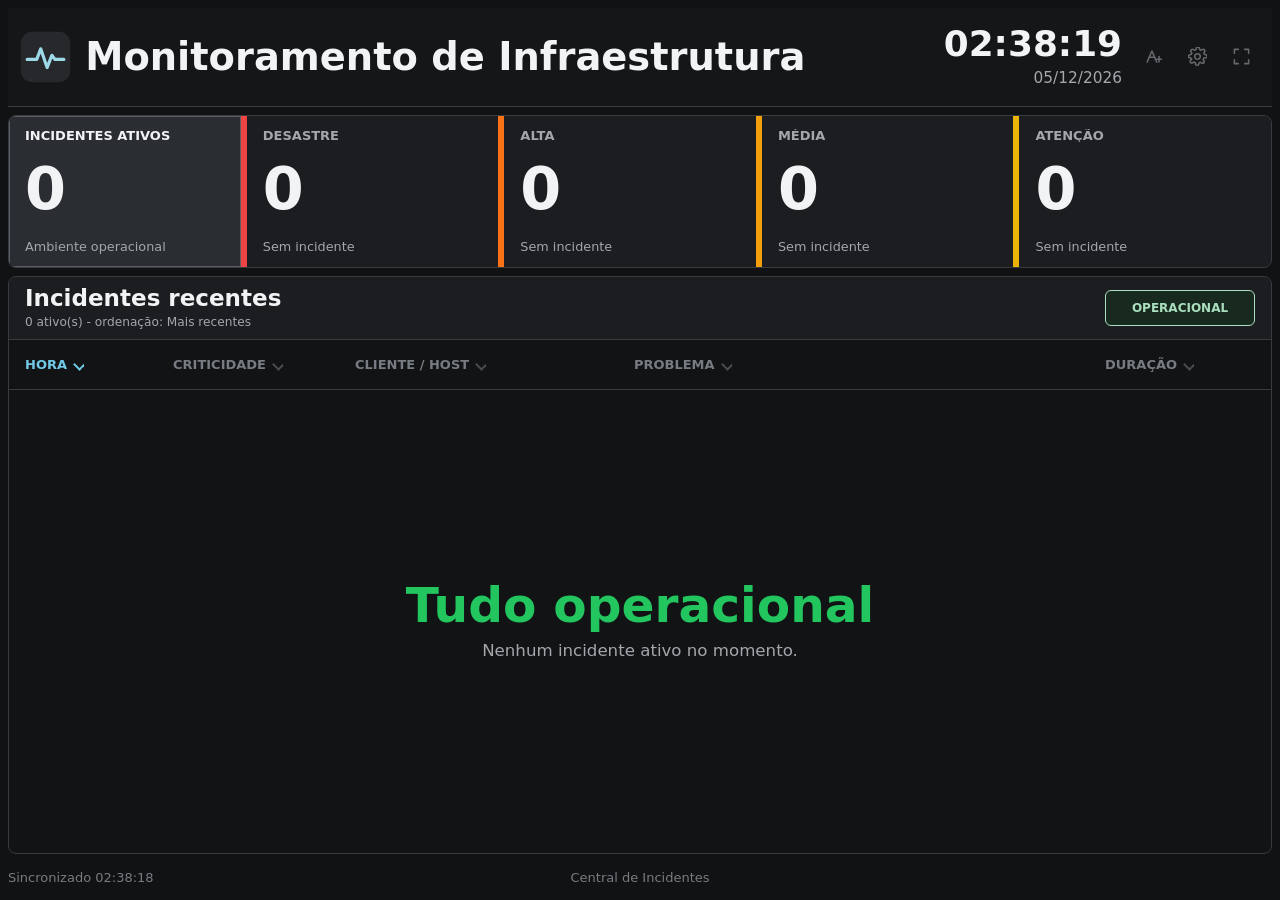
<file: index.html>
<!DOCTYPE html>
<html lang="pt-BR" data-theme="graphite">
<head>
  <meta charset="UTF-8" />
  <meta name="viewport" content="width=device-width, initial-scale=1.0" />
  <title>Central de Incidentes - Monitoramento Zabbix</title>
  <link rel="icon" href="assets/favicon.svg?v=6" type="image/svg+xml" />
  <script src="theme.js?v=1"></script>
  <link rel="stylesheet" href="dashboard.css?v=12" />
</head>
<body>
  <div class="tv">
    <header class="topbar">
      <a class="brand" href="index.html" data-home-link aria-label="Ir para o início">
        <span class="brand-mark" aria-hidden="true">
          <img src="assets/logo-mark.svg?v=6" data-theme-logo alt="" />
        </span>
        <h1>Monitoramento de Infraestrutura</h1>
      </a>

      <div class="top-right">
        <div class="clock">
          <div class="clock-time" id="clockTime">--:--:--</div>
          <div class="clock-date" id="clockDate">--/--/----</div>
        </div>
        <div class="utility-actions">
          <div class="font-control">
            <button class="icon-button" id="fontSizeButton" type="button" title="Ajustar tamanho das fontes" aria-label="Ajustar tamanho das fontes" aria-expanded="false" aria-controls="fontSizePanel" disabled>
              <svg class="icon" viewBox="0 0 24 24">
                <path d="m4 19 6-14 6 14" />
                <path d="M6.5 13h7" />
                <path d="M19 12v7" />
                <path d="M16 15.5h6" />
              </svg>
            </button>

            <section class="font-popover" id="fontSizePanel" role="dialog" aria-label="Ajuste rápido de fontes" hidden>
              <header class="font-popover-head">
                <div>
                  <strong>Tamanho dos textos</strong>
                  <span id="fontPreviewState">Valores atuais</span>
                </div>
                <button class="font-close" id="fontCloseButton" type="button" title="Fechar" aria-label="Fechar ajuste de fontes">
                  <svg viewBox="0 0 24 24"><path d="m6 6 12 12M18 6 6 18" /></svg>
                </button>
              </header>

              <div class="font-setting">
                <span>Incidentes</span>
                <div class="font-stepper">
                  <button type="button" data-font-target="incident" data-font-step="-5" aria-label="Diminuir fonte dos incidentes">-</button>
                  <output id="incidentFontQuickValue">100%</output>
                  <button type="button" data-font-target="incident" data-font-step="5" aria-label="Aumentar fonte dos incidentes">+</button>
                </div>
              </div>

              <div class="font-setting">
                <span>Cards</span>
                <div class="font-stepper">
                  <button type="button" data-font-target="card" data-font-step="-5" aria-label="Diminuir fonte dos cards">-</button>
                  <output id="cardFontQuickValue">100%</output>
                  <button type="button" data-font-target="card" data-font-step="5" aria-label="Aumentar fonte dos cards">+</button>
                </div>
              </div>

              <footer class="font-popover-actions">
                <button class="font-action" id="fontResetButton" type="button">Padrão</button>
                <button class="font-action" id="fontDiscardButton" type="button" disabled>Descartar</button>
                <button class="font-action primary" id="fontSaveButton" type="button" disabled>Aplicar</button>
              </footer>
            </section>
          </div>
          <button class="icon-button" id="settingsButton" type="button" title="Configurações (atalho F2)" aria-label="Abrir configurações">
            <svg class="icon" viewBox="0 0 24 24">
              <path d="M12 15.5a3.5 3.5 0 1 0 0-7 3.5 3.5 0 0 0 0 7Z" />
              <path d="M19.4 15a1.8 1.8 0 0 0 .36 1.98l.06.06a2.1 2.1 0 1 1-2.97 2.97l-.06-.06a1.8 1.8 0 0 0-1.98-.36 1.8 1.8 0 0 0-1.1 1.65V21a2.1 2.1 0 1 1-4.2 0v-.09a1.8 1.8 0 0 0-1.18-1.65 1.8 1.8 0 0 0-1.98.36l-.06.06a2.1 2.1 0 1 1-2.97-2.97l.06-.06A1.8 1.8 0 0 0 4.6 15a1.8 1.8 0 0 0-1.65-1.1H2.8a2.1 2.1 0 1 1 0-4.2h.09A1.8 1.8 0 0 0 4.54 8.5a1.8 1.8 0 0 0-.36-1.98l-.06-.06a2.1 2.1 0 1 1 2.97-2.97l.06.06a1.8 1.8 0 0 0 1.98.36h.08A1.8 1.8 0 0 0 10.4 2.3V2.1a2.1 2.1 0 1 1 4.2 0v.09a1.8 1.8 0 0 0 1.1 1.65 1.8 1.8 0 0 0 1.98-.36l.06-.06a2.1 2.1 0 1 1 2.97 2.97l-.06.06a1.8 1.8 0 0 0-.36 1.98v.08a1.8 1.8 0 0 0 1.65 1.1h.16a2.1 2.1 0 1 1 0 4.2h-.09A1.8 1.8 0 0 0 19.4 15Z" />
            </svg>
          </button>
          <button class="icon-button" id="fullscreenButton" type="button" title="Entrar em tela cheia" aria-label="Entrar em tela cheia" aria-pressed="false">
            <svg class="icon fullscreen-enter-icon" viewBox="0 0 24 24">
              <path d="M8 3H3v5" />
              <path d="M16 3h5v5" />
              <path d="M8 21H3v-5" />
              <path d="M16 21h5v-5" />
            </svg>
            <svg class="icon fullscreen-exit-icon" viewBox="0 0 24 24">
              <path d="M3 8h5V3" />
              <path d="M21 8h-5V3" />
              <path d="M3 16h5v5" />
              <path d="M21 16h-5v5" />
            </svg>
          </button>
        </div>
      </div>
    </header>

    <section class="summary" aria-label="Resumo operacional">
      <button class="card total-card" id="totalCard" type="button" data-severity-filter="all" aria-label="Mostrar todos os incidentes" aria-pressed="true">
        <div class="card-label">Incidentes ativos</div>
        <div class="card-number" id="totalProblems">0</div>
        <div class="card-note" id="totalNote">Aguardando dados</div>
      </button>

      <button class="card" type="button" data-severity="5" data-severity-filter="5" aria-label="Filtrar por criticidade Desastre" aria-pressed="false">
        <div class="card-label">Desastre</div>
        <div class="card-number" id="countDisaster">0</div>
        <div class="card-note" id="noteDisaster">Sem incidente</div>
      </button>

      <button class="card" type="button" data-severity="4" data-severity-filter="4" aria-label="Filtrar por criticidade Alta" aria-pressed="false">
        <div class="card-label">Alta</div>
        <div class="card-number" id="countHigh">0</div>
        <div class="card-note" id="noteHigh">Sem incidente</div>
      </button>

      <button class="card" type="button" data-severity="3" data-severity-filter="3" aria-label="Filtrar por criticidade Média" aria-pressed="false">
        <div class="card-label">Média</div>
        <div class="card-number" id="countAverage">0</div>
        <div class="card-note" id="noteAverage">Sem incidente</div>
      </button>

      <button class="card" type="button" data-severity="2" data-severity-filter="2" aria-label="Filtrar por criticidade Atenção" aria-pressed="false">
        <div class="card-label">Atenção</div>
        <div class="card-number" id="countWarning">0</div>
        <div class="card-note" id="noteWarning">Sem incidente</div>
      </button>
    </section>

    <main class="incidents">
      <div class="panel-head">
        <div class="panel-title">
          <h2>Incidentes recentes <span class="page-title" id="pageTitle"></span></h2>
          <div class="panel-subtitle" id="panelSubtitle">Aguardando atualização</div>
        </div>
        <div class="status-pill" id="statusPill">Sem dados</div>
      </div>

      <div class="table-head">
        <button class="sort-button" type="button" data-sort-mode="recent">Hora</button>
        <button class="sort-button" type="button" data-sort-mode="severity">Criticidade</button>
        <button class="sort-button" type="button" data-sort-mode="client">Cliente / Host</button>
        <button class="sort-button" type="button" data-sort-mode="problem">Problema</button>
        <button class="sort-button" type="button" data-sort-mode="duration">Duração</button>
      </div>

      <div class="problem-list" id="problemList" aria-live="polite"></div>
    </main>

    <footer class="footer">
      <div class="footer-status" id="footerStatus">Aguardando configuração</div>
      <div>Central de Incidentes</div>
    </footer>
  </div>

  <script src="app.js?v=13"></script>
</body>
</html>
</file>
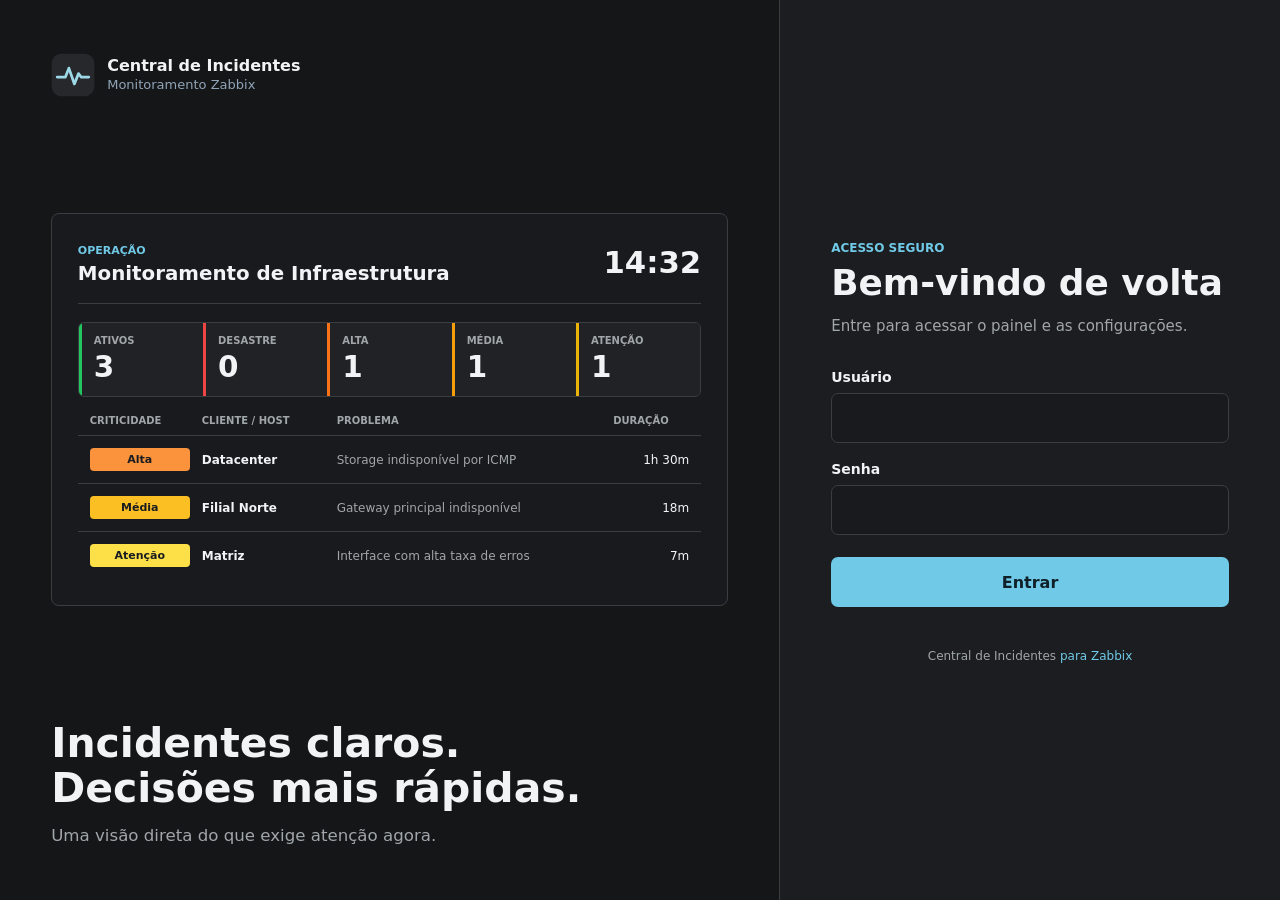
<file: admin.html>
<!DOCTYPE html>
<html lang="pt-BR" data-theme="graphite">
<head>
  <meta charset="UTF-8" />
  <meta name="viewport" content="width=device-width, initial-scale=1.0" />
  <title>Central de Incidentes - Configurações</title>
  <link rel="icon" href="assets/favicon.svg?v=6" type="image/svg+xml" />
  <script src="theme.js?v=1"></script>
  <link rel="stylesheet" href="styles.css?v=4" />
</head>
<body class="admin-page">
  <div class="admin-layout">
    <aside class="admin-sidebar">
      <a class="admin-brand" href="index.html" data-home-link aria-label="Ir para o painel">
        <span class="admin-brand-mark" aria-hidden="true">
          <img src="assets/logo-mark.svg?v=6" data-theme-logo alt="" />
        </span>
        <div>
          <strong>Central de Incidentes</strong>
          <span>Administração</span>
        </div>
      </a>

      <nav class="admin-nav" aria-label="Seções de configuração" role="tablist">
        <button class="admin-nav-item is-active" type="button" data-admin-tab="zabbix" role="tab" aria-controls="zabbixSettings" aria-selected="true">
          <span class="admin-nav-index">01</span>
          <span><strong>Zabbix</strong><small>Conexão e escopo</small></span>
        </button>
        <button class="admin-nav-item" type="button" data-admin-tab="customization" role="tab" aria-controls="customizationSettings" aria-selected="false">
          <span class="admin-nav-index">02</span>
          <span><strong>Personalização</strong><small>Comportamento do painel</small></span>
        </button>
      </nav>

      <div class="admin-sidebar-footer">
        <span id="sessionText">Carregando sessão...</span>
        <button class="admin-logout" id="logoutButton" type="button">Encerrar sessão</button>
      </div>
    </aside>

    <main class="admin-main">
      <header class="admin-header">
        <div>
          <span class="admin-eyebrow">Sistema</span>
          <h1>Configurações</h1>
          <p>Ajuste a integração e o comportamento da Central de Incidentes.</p>
        </div>
        <a class="admin-link" id="backToPanelLink" href="index.html">Voltar ao painel</a>
      </header>

      <section class="admin-message" id="messagePanel" role="status" aria-live="polite" hidden>
        <div id="messageText"></div>
      </section>

      <form id="settingsFormAdmin" class="admin-form">
        <section class="admin-view" id="zabbixSettings" data-admin-view="zabbix" role="tabpanel">
          <header class="admin-view-header">
            <span>01</span>
            <div>
              <h2>Conexão com o Zabbix</h2>
              <p>Credenciais, endpoint da API e origem dos incidentes monitorados.</p>
            </div>
          </header>

          <div class="admin-setting-group">
            <div class="admin-setting-intro">
              <h3>API do Zabbix</h3>
              <p>O token permanece criptografado no servidor e nunca é devolvido ao navegador.</p>
            </div>
            <div class="admin-setting-fields">
              <div class="admin-field admin-field-full">
                <div class="admin-field-heading">
                  <label id="urlFieldLabel" for="zabbixHostInput">URL da API para conexão ao Zabbix</label>
                  <div class="admin-segmented" aria-label="Modo de preenchimento da URL">
                    <button class="is-active" type="button" data-url-mode="quick" aria-pressed="true">Montagem rápida</button>
                    <button type="button" data-url-mode="full" aria-pressed="false">URL completa</button>
                  </div>
                </div>

                <input name="zabbix_api_url" id="zabbixApiUrl" type="hidden" />
                <div class="admin-url-builder" id="urlQuickFields">
                  <select id="zabbixProtocol" aria-label="Protocolo do Zabbix">
                    <option value="http">http://</option>
                    <option value="https">https://</option>
                  </select>
                  <input id="zabbixHostInput" type="text" inputmode="url" placeholder="IP ou host do Zabbix" autocomplete="url" />
                  <span>/zabbix/api_jsonrpc.php</span>
                </div>
                <input class="admin-full-url" id="zabbixFullUrl" type="url" placeholder="https://zabbix.exemplo.local/zabbix/api_jsonrpc.php" hidden />
                <span class="admin-hint" id="urlPreview">Informe o IP ou DNS do servidor Zabbix.</span>
              </div>

              <div class="admin-field admin-field-full">
                <label for="zabbixToken">Token da API</label>
                <div class="admin-input-action">
                  <input name="zabbix_token" id="zabbixToken" type="password" autocomplete="new-password" placeholder="Cole o token da API" />
                  <button class="action" id="tokenActionButton" type="button" hidden>Substituir token</button>
                </div>
                <span class="admin-token-state" id="tokenHint" data-state="empty">
                  <span aria-hidden="true"></span><span id="tokenHintText">Nenhum token salvo.</span>
                </span>
              </div>
            </div>
          </div>

          <div class="admin-setting-group">
            <div class="admin-setting-intro">
              <h3>Escopo de monitoramento</h3>
              <p>Defina quais problemas o painel deve consultar e o limite por requisição.</p>
            </div>
            <div class="admin-setting-fields admin-grid-2">
              <div class="admin-field">
                <label for="fetchMode">Escopo</label>
                <select name="fetch_mode" id="fetchMode" required>
                  <option value="incidents">Incidentes ativos</option>
                  <option value="problems">Todos os problemas ativos</option>
                </select>
              </div>
              <div class="admin-field">
                <label for="apiLimit">Limite da API</label>
                <input name="api_limit" id="apiLimit" type="number" min="20" max="5000" step="10" required />
              </div>
              <div class="admin-field">
                <label for="monitoredGroups">IDs de grupos</label>
                <input name="monitored_group_ids" id="monitoredGroups" type="text" placeholder="12, 15, 18" />
                <span class="admin-hint">Vazio inclui todos os grupos permitidos ao token.</span>
              </div>
              <div class="admin-field">
                <label for="monitoredHosts">IDs de hosts</label>
                <input name="monitored_host_ids" id="monitoredHosts" type="text" placeholder="10084, 10120" />
                <span class="admin-hint">Vazio inclui todos os hosts permitidos ao token.</span>
              </div>
            </div>
          </div>
        </section>

        <section class="admin-view" id="customizationSettings" data-admin-view="customization" role="tabpanel" hidden>
          <header class="admin-view-header">
            <span>02</span>
            <div>
              <h2>Personalização do painel</h2>
              <p>Controle a atualização, a paginação e a ordem dos incidentes na TV.</p>
            </div>
          </header>

          <div class="admin-setting-group">
            <div class="admin-setting-intro">
              <h3>Aparência</h3>
              <p>A escolha acompanha o dashboard, as configurações e a tela de acesso.</p>
            </div>
            <fieldset class="admin-setting-fields admin-theme-field">
              <legend>Tema da interface</legend>
              <div class="admin-theme-grid">
                <label class="admin-theme-choice">
                  <input name="dashboard_theme" type="radio" value="graphite" />
                  <span class="admin-theme-preview theme-preview-graphite" aria-hidden="true">
                    <i class="theme-preview-header"></i>
                    <i class="theme-preview-cards"></i>
                    <i class="theme-preview-row"></i>
                    <i class="theme-preview-row"></i>
                  </span>
                  <span><strong>Chumbo</strong><small>Padrão do projeto, escuro e discreto</small></span>
                </label>
                <label class="admin-theme-choice">
                  <input name="dashboard_theme" type="radio" value="light" />
                  <span class="admin-theme-preview theme-preview-light" aria-hidden="true">
                    <i class="theme-preview-header"></i>
                    <i class="theme-preview-cards"></i>
                    <i class="theme-preview-row"></i>
                    <i class="theme-preview-row"></i>
                  </span>
                  <span><strong>Claro</strong><small>Branco e cinza com leitura nítida</small></span>
                </label>
                <label class="admin-theme-choice">
                  <input name="dashboard_theme" type="radio" value="blue" />
                  <span class="admin-theme-preview theme-preview-blue" aria-hidden="true">
                    <i class="theme-preview-header"></i>
                    <i class="theme-preview-cards"></i>
                    <i class="theme-preview-row"></i>
                    <i class="theme-preview-row"></i>
                  </span>
                  <span><strong>Azul</strong><small>Visual profundo da versão anterior</small></span>
                </label>
              </div>
            </fieldset>
          </div>

          <div class="admin-setting-group">
            <div class="admin-setting-intro">
              <h3>Cores das criticidades</h3>
              <p>Personalize os cards e as badges da tabela. O contraste do texto é ajustado automaticamente.</p>
            </div>
            <fieldset class="admin-setting-fields admin-severity-field">
              <legend>Paleta do painel</legend>
              <div class="admin-color-grid">
                <div class="admin-color-control" data-severity-color="5">
                  <div class="admin-color-heading">
                    <span class="admin-severity-sample" data-color-sample>Desastre</span>
                    <small>Criticidade máxima</small>
                  </div>
                  <div class="admin-color-inputs">
                    <input class="admin-color-picker" id="severityColorPicker5" type="color" value="#ef4444" data-color-picker aria-label="Selecionar cor de Desastre" />
                    <input class="admin-color-hex" name="severity_color_5" id="severityColor5" type="text" value="#EF4444" maxlength="7" pattern="^#[0-9A-Fa-f]{6}$" autocomplete="off" spellcheck="false" data-color-hex aria-label="Cor hexadecimal de Desastre" required />
                  </div>
                </div>
                <div class="admin-color-control" data-severity-color="4">
                  <div class="admin-color-heading">
                    <span class="admin-severity-sample" data-color-sample>Alta</span>
                    <small>Ação imediata</small>
                  </div>
                  <div class="admin-color-inputs">
                    <input class="admin-color-picker" id="severityColorPicker4" type="color" value="#f97316" data-color-picker aria-label="Selecionar cor de Alta" />
                    <input class="admin-color-hex" name="severity_color_4" id="severityColor4" type="text" value="#F97316" maxlength="7" pattern="^#[0-9A-Fa-f]{6}$" autocomplete="off" spellcheck="false" data-color-hex aria-label="Cor hexadecimal de Alta" required />
                  </div>
                </div>
                <div class="admin-color-control" data-severity-color="3">
                  <div class="admin-color-heading">
                    <span class="admin-severity-sample" data-color-sample>Média</span>
                    <small>Impacto relevante</small>
                  </div>
                  <div class="admin-color-inputs">
                    <input class="admin-color-picker" id="severityColorPicker3" type="color" value="#f59e0b" data-color-picker aria-label="Selecionar cor de Média" />
                    <input class="admin-color-hex" name="severity_color_3" id="severityColor3" type="text" value="#F59E0B" maxlength="7" pattern="^#[0-9A-Fa-f]{6}$" autocomplete="off" spellcheck="false" data-color-hex aria-label="Cor hexadecimal de Média" required />
                  </div>
                </div>
                <div class="admin-color-control" data-severity-color="2">
                  <div class="admin-color-heading">
                    <span class="admin-severity-sample" data-color-sample>Atenção</span>
                    <small>Requer acompanhamento</small>
                  </div>
                  <div class="admin-color-inputs">
                    <input class="admin-color-picker" id="severityColorPicker2" type="color" value="#eab308" data-color-picker aria-label="Selecionar cor de Atenção" />
                    <input class="admin-color-hex" name="severity_color_2" id="severityColor2" type="text" value="#EAB308" maxlength="7" pattern="^#[0-9A-Fa-f]{6}$" autocomplete="off" spellcheck="false" data-color-hex aria-label="Cor hexadecimal de Atenção" required />
                  </div>
                </div>
              </div>
              <button class="action admin-color-reset" id="resetSeverityColorsButton" type="button">Restaurar paleta padrão</button>
            </fieldset>
          </div>

          <div class="admin-setting-group">
            <div class="admin-setting-intro">
              <h3>Atualização e paginação</h3>
              <p>Tempos curtos deixam o painel mais dinâmico, mas aumentam o número de consultas.</p>
            </div>
            <div class="admin-setting-fields admin-grid-2">
              <div class="admin-field">
                <label for="refreshSeconds">Atualização da API</label>
                <div class="admin-number-field">
                  <input name="refresh_seconds" id="refreshSeconds" type="number" min="5" max="900" step="5" required />
                  <span>segundos</span>
                </div>
              </div>
              <div class="admin-field">
                <label for="pageInterval">Troca automática de página</label>
                <div class="admin-number-field">
                  <input name="page_interval_seconds" id="pageInterval" type="number" min="5" max="120" step="5" required />
                  <span>segundos</span>
                </div>
              </div>
              <div class="admin-field admin-field-full">
                <label for="sortMode">Ordenação padrão</label>
                <select name="sort_mode" id="sortMode" required>
                  <option value="recent">Mais recentes</option>
                  <option value="severity">Criticidade primeiro</option>
                  <option value="duration">Duração primeiro</option>
                  <option value="client">Cliente / host</option>
                  <option value="problem">Problema</option>
                </select>
              </div>
            </div>
          </div>

          <div class="admin-setting-group">
            <div class="admin-setting-intro">
              <h3>Transição entre páginas</h3>
              <p>Escolha como a lista troca de página durante a rotação automática.</p>
            </div>
            <fieldset class="admin-setting-fields admin-choice-field">
              <legend>Efeito da paginação</legend>
              <div class="admin-choice-grid">
                <label class="admin-choice">
                  <input name="page_transition" type="radio" value="none" />
                  <span class="admin-choice-preview preview-none" aria-hidden="true"><i></i><i></i></span>
                  <span><strong>Sem efeito</strong><small>Troca imediata</small></span>
                </label>
                <label class="admin-choice">
                  <input name="page_transition" type="radio" value="fade" />
                  <span class="admin-choice-preview preview-fade" aria-hidden="true"><i></i><i></i></span>
                  <span><strong>Fade</strong><small>Suave e discreto</small></span>
                </label>
                <label class="admin-choice">
                  <input name="page_transition" type="radio" value="slide" />
                  <span class="admin-choice-preview preview-slide" aria-hidden="true"><i></i><i></i></span>
                  <span><strong>Deslizar</strong><small>Movimento lateral</small></span>
                </label>
                <label class="admin-choice">
                  <input name="page_transition" type="radio" value="zoom" />
                  <span class="admin-choice-preview preview-zoom" aria-hidden="true"><i></i><i></i></span>
                  <span><strong>Zoom suave</strong><small>Entrada em foco</small></span>
                </label>
              </div>
            </fieldset>
          </div>

          <div class="admin-setting-group">
            <div class="admin-setting-intro">
              <h3>Escala dos textos</h3>
              <p>Ajuste a leitura a distância sem alterar a quantidade de informação do painel.</p>
            </div>
            <div class="admin-setting-fields">
              <div class="admin-field admin-slider-field">
                <div class="admin-slider-heading">
                  <label for="incidentFontScale">Fonte dos incidentes</label>
                  <output id="incidentFontScaleValue" for="incidentFontScale">100%</output>
                </div>
                <input name="incident_font_scale" id="incidentFontScale" type="range" min="85" max="200" step="5" value="100" />
                <div class="admin-slider-scale"><span>Compacta</span><span>Padrão</span><span>Ampliada</span></div>
              </div>
              <div class="admin-field admin-slider-field">
                <div class="admin-slider-heading">
                  <label for="cardFontScale">Fonte dos cards</label>
                  <output id="cardFontScaleValue" for="cardFontScale">100%</output>
                </div>
                <input name="card_font_scale" id="cardFontScale" type="range" min="85" max="200" step="5" value="100" />
                <div class="admin-slider-scale"><span>Compacta</span><span>Padrão</span><span>Ampliada</span></div>
              </div>
              <button class="action admin-reset-button" id="resetCustomizationButton" type="button">Redefinir personalização</button>
            </div>
          </div>
        </section>

        <footer class="admin-actions">
          <span id="saveHint" data-state="clean">Nenhuma alteração pendente.</span>
          <div>
            <button class="action" id="discardChangesButton" type="button" disabled>Descartar alterações</button>
            <button class="action primary" id="saveSettingsButton" type="submit" disabled>Salvar configurações</button>
          </div>
        </footer>
      </form>
    </main>
  </div>

  <script src="admin.js?v=5"></script>
</body>
</html>
</file>
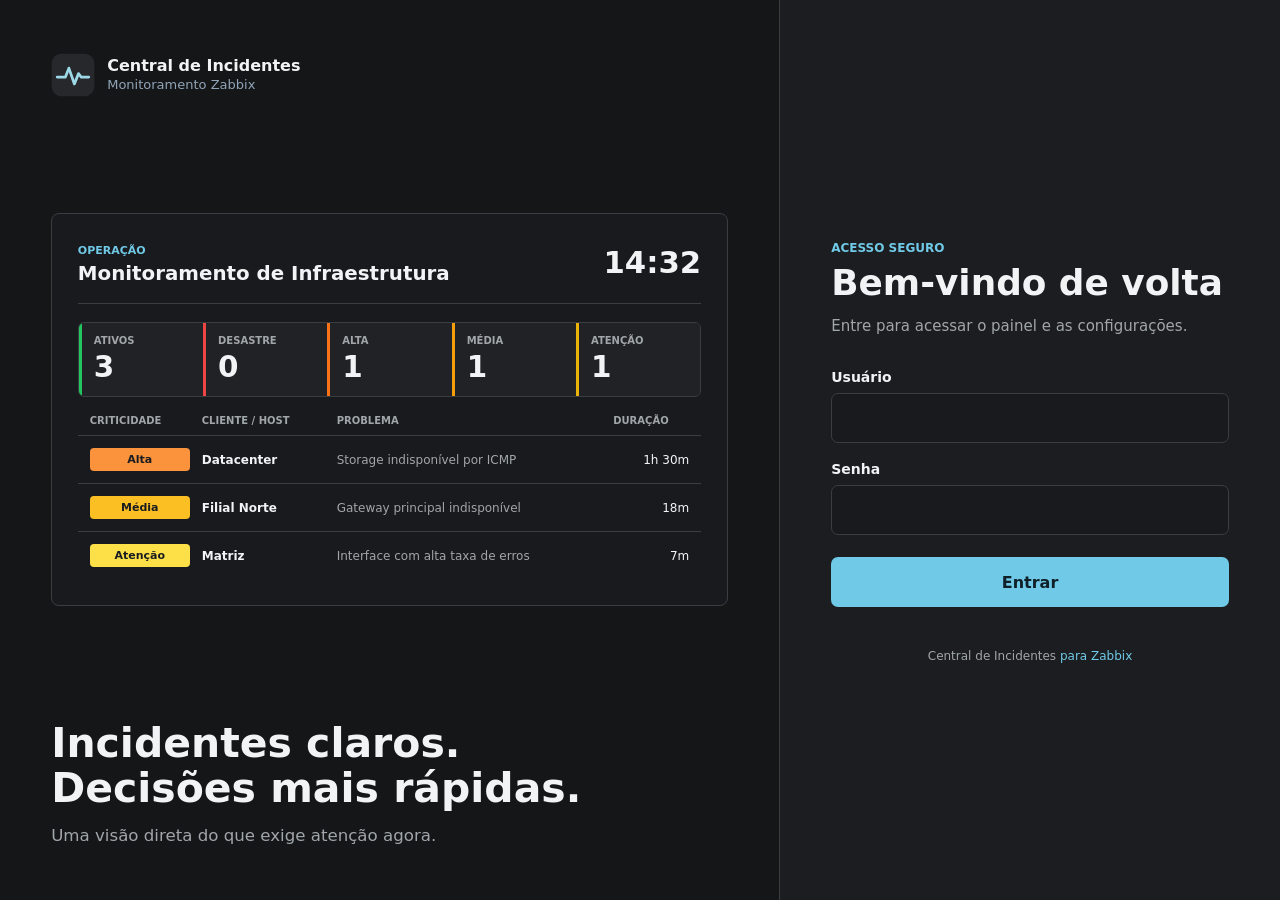
<file: login.html>
<!DOCTYPE html>
<html lang="pt-BR" data-theme="graphite">
<head>
  <meta charset="UTF-8" />
  <meta name="viewport" content="width=device-width, initial-scale=1.0" />
  <title>Central de Incidentes - Acesso</title>
  <link rel="icon" href="assets/favicon.svg?v=6" type="image/svg+xml" />
  <script src="theme.js?v=1"></script>
  <link rel="stylesheet" href="styles.css?v=4" />
</head>
<body class="auth-page">
  <main class="auth-shell">
    <section class="auth-visual" aria-label="Prévia da Central de Incidentes">
      <a class="auth-brand" href="index.html" data-home-link aria-label="Ir para o painel">
        <span class="auth-brand-mark" aria-hidden="true">
          <img src="assets/logo-mark.svg?v=6" data-theme-logo alt="" />
        </span>
        <div>
          <strong>Central de Incidentes</strong>
          <span>Monitoramento Zabbix</span>
        </div>
      </a>

      <div class="dashboard-preview" aria-hidden="true">
        <div class="preview-header">
          <div>
            <span class="preview-kicker">Operação</span>
            <strong>Monitoramento de Infraestrutura</strong>
          </div>
          <span class="preview-time">14:32</span>
        </div>
        <div class="preview-metrics">
          <div class="preview-metric active"><span>Ativos</span><strong>3</strong></div>
          <div class="preview-metric disaster"><span>Desastre</span><strong>0</strong></div>
          <div class="preview-metric high"><span>Alta</span><strong>1</strong></div>
          <div class="preview-metric average"><span>Média</span><strong>1</strong></div>
          <div class="preview-metric warning"><span>Atenção</span><strong>1</strong></div>
        </div>
        <div class="preview-table-head">
          <span>Criticidade</span><span>Cliente / host</span><span>Problema</span><span>Duração</span>
        </div>
        <div class="preview-events">
          <div class="preview-event">
            <span class="preview-severity high">Alta</span><strong>Datacenter</strong><span>Storage indisponível por ICMP</span><time>1h 30m</time>
          </div>
          <div class="preview-event">
            <span class="preview-severity average">Média</span><strong>Filial Norte</strong><span>Gateway principal indisponível</span><time>18m</time>
          </div>
          <div class="preview-event">
            <span class="preview-severity warning">Atenção</span><strong>Matriz</strong><span>Interface com alta taxa de erros</span><time>7m</time>
          </div>
        </div>
      </div>

      <div class="auth-visual-copy">
        <h1>Incidentes claros.<br />Decisões mais rápidas.</h1>
        <p>Uma visão direta do que exige atenção agora.</p>
      </div>
    </section>

    <section class="auth-access">
      <div class="auth-form-wrap">
        <a class="auth-mobile-brand" href="index.html" data-home-link aria-label="Ir para o painel">
          <span class="auth-brand-mark" aria-hidden="true">
            <img src="assets/logo-mark.svg?v=6" data-theme-logo alt="" />
          </span>
          <strong>Central de Incidentes</strong>
        </a>

        <section class="auth-message" id="messagePanel" role="status" aria-live="polite" hidden>
          <div id="messageText"></div>
        </section>

        <section id="loginPanel" hidden>
          <div class="auth-heading">
            <span>Acesso seguro</span>
            <h2>Bem-vindo de volta</h2>
            <p>Entre para acessar o painel e as configurações.</p>
          </div>
          <form id="loginForm" class="auth-form">
            <label>
              Usuário
              <input name="username" type="text" autocomplete="username" autofocus required />
            </label>
            <label>
              Senha
              <input name="password" type="password" autocomplete="current-password" required />
            </label>
            <button class="auth-submit" type="submit">Entrar</button>
          </form>
        </section>

        <section id="setupPanel" hidden>
          <div class="auth-heading">
            <span>Primeiro acesso</span>
            <h2>Crie o administrador</h2>
            <p>Esta conta protege o painel e as credenciais do Zabbix.</p>
          </div>
          <form id="setupForm" class="auth-form">
            <label>
              Nome
              <input name="name" type="text" value="Administrador" autocomplete="name" required />
            </label>
            <label>
              Usuário
              <input name="username" type="text" value="admin" autocomplete="username" required />
            </label>
            <label>
              Senha
              <input name="password" type="password" autocomplete="new-password" minlength="8" required />
            </label>
            <button class="auth-submit" type="submit">Criar administrador</button>
          </form>
        </section>

        <div class="auth-footnote">Central de Incidentes <span>para Zabbix</span></div>
      </div>
    </section>
  </main>

  <script src="login.js?v=2"></script>
</body>
</html>
</file>
<file: dashboard.css>
/* Dashboard base and TV layout */
    * {
      box-sizing: border-box;
    }

    :root {
      --bg: #070b10;
      --surface: #101923;
      --surface-2: #152131;
      --surface-3: #1d2b3a;
      --border: #2a3a4c;
      --text: #f8fafc;
      --muted: #9fb0c4;
      --muted-2: #6f8196;
      --ok: #22c55e;
      --info: #38bdf8;
      --disaster: #ef4444;
      --disaster-text: #ffffff;
      --high: #f97316;
      --high-text: #ffffff;
      --average: #f59e0b;
      --average-text: #111827;
      --warning: #eab308;
      --warning-text: #111827;
      --shadow: 0 22px 58px rgba(0, 0, 0, 0.42);
      --incident-primary-size: clamp(18px, 1.35vw, 24px);
      --incident-secondary-size: clamp(12px, 0.95vw, 17px);
      --incident-meta-size: clamp(16px, 1.15vw, 20px);
      --incident-duration-size: clamp(19px, 1.5vw, 26px);
      --card-label-size: clamp(13px, 1vw, 17px);
      --card-number-size: clamp(44px, 4.6vw, 76px);
      --card-note-size: clamp(12px, 1vw, 17px);
      --card-height-adjustment: 0px;
    }

    html,
    body {
      width: 100%;
      height: 100%;
      margin: 0;
      overflow: hidden;
      font-family: Inter, ui-sans-serif, system-ui, -apple-system, BlinkMacSystemFont, "Segoe UI", Arial, sans-serif;
      background:
        radial-gradient(circle at 12% 0%, rgba(56, 189, 248, 0.18), transparent 30%),
        radial-gradient(circle at 90% 8%, rgba(34, 197, 94, 0.10), transparent 28%),
        linear-gradient(180deg, #0a1017 0%, #070b10 48%, #05070b 100%);
      color: var(--text);
    }

    button,
    input,
    select {
      font: inherit;
    }

    button {
      color: inherit;
    }

    .tv {
      width: 100vw;
      height: 100vh;
      display: grid;
      grid-template-rows: clamp(78px, 11vh, 104px) clamp(calc(126px + var(--card-height-adjustment)), calc(17vh + var(--card-height-adjustment)), calc(160px + var(--card-height-adjustment))) minmax(0, 1fr) 30px;
      gap: 10px;
      padding: 10px;
    }

    .tv.tv-1080p {
      grid-template-rows: 88px calc(136px + var(--card-height-adjustment)) minmax(0, 1fr) 26px;
      gap: 8px;
      padding: 8px;
    }

    .topbar,
    .card,
    .incidents {
      border: 1px solid var(--border);
      border-radius: 8px;
      background: rgba(16, 25, 35, 0.92);
      box-shadow: var(--shadow);
    }

    .topbar {
      position: relative;
      z-index: 20;
      display: grid;
      grid-template-columns: minmax(0, 1fr) auto;
      align-items: center;
      gap: 24px;
      padding: 12px 18px;
      overflow: visible;
    }

    .tv.tv-1080p .topbar {
      padding: 8px 16px;
    }

    .brand {
      min-width: 0;
      display: flex;
      align-items: center;
      gap: 18px;
      color: inherit;
      text-decoration: none;
    }

    .brand-mark {
      width: clamp(42px, 4.4vw, 62px);
      height: clamp(42px, 4.4vw, 62px);
      flex: 0 0 auto;
      display: grid;
      place-items: center;
      border-radius: 8px;
      background: transparent;
    }

/* Optional dashboard themes keep severity colors stable and change the surrounding contrast. */
html[data-theme="light"] {
  color-scheme: light;
  --bg: #e7ebee;
  --surface: #f8fafb;
  --surface-2: #eef2f4;
  --surface-3: #e2e8ec;
  --border: #c7d0d6;
  --text: #1d2830;
  --muted: #596a76;
  --muted-2: #73818a;
  --info: #147d9f;
  --dashboard-page: #e7ebee;
  --dashboard-topbar: #eef2f4;
  --dashboard-surface: #f8fafb;
  --dashboard-panel: #ffffff;
  --dashboard-row: #ffffff;
  --dashboard-row-alt: #f3f5f6;
  --dashboard-hover: #edf2f5;
  --dashboard-selected: #e1ebf0;
  --dashboard-selected-border: #8ba2af;
  --dashboard-border: #c7d0d6;
  --dashboard-border-soft: #d9dfe3;
  --dashboard-resolved: #edf7f1;
  --dashboard-new: #eaf5f9;
  --dashboard-popover: #ffffff;
  --dashboard-control: #f1f4f6;
  --dashboard-scroll-track: #edf1f3;
  --dashboard-scroll-thumb: #9aa8b1;
  --dashboard-icon: #65737d;
  --dashboard-icon-hover: #27343c;
  --dashboard-ok-bg: #e4f5ea;
  --dashboard-ok-text: #17633a;
  --dashboard-alert-bg: #f9e8e9;
  --dashboard-alert-text: #9a2f36;
  --dashboard-warning-bg: #fbf1d8;
  --dashboard-warning-text: #775510;
}

html[data-theme="graphite"] {
  color-scheme: dark;
  --bg: #111214;
  --surface: #1b1d20;
  --surface-2: #232529;
  --surface-3: #2b2e32;
  --border: #383b40;
  --text: #f1f3f4;
  --muted: #a3a7ac;
  --muted-2: #777c82;
  --info: #70c9e6;
  --dashboard-page: #111214;
  --dashboard-topbar: #151618;
  --dashboard-surface: #1b1d20;
  --dashboard-panel: #121315;
  --dashboard-row: #1b1d20;
  --dashboard-row-alt: #17191b;
  --dashboard-hover: #25282b;
  --dashboard-selected: #2a2d31;
  --dashboard-selected-border: #5a5f65;
  --dashboard-border: #383b40;
  --dashboard-border-soft: #2c2f33;
  --dashboard-resolved: #18261e;
  --dashboard-new: #17252b;
  --dashboard-popover: #1a1c1f;
  --dashboard-control: #222529;
  --dashboard-scroll-track: #121315;
  --dashboard-scroll-thumb: #565b61;
  --dashboard-icon: #8b9096;
  --dashboard-icon-hover: #f0f2f4;
  --dashboard-ok-bg: #18291f;
  --dashboard-ok-text: #a9dfbd;
  --dashboard-alert-bg: #301b1e;
  --dashboard-alert-text: #f4b7ba;
  --dashboard-warning-bg: #302819;
  --dashboard-warning-text: #efd28c;
}

:is(html[data-theme="light"], html[data-theme="graphite"]),
:is(html[data-theme="light"], html[data-theme="graphite"]) body {
  background: var(--dashboard-page);
}

:is(html[data-theme="light"], html[data-theme="graphite"]) .topbar {
  border-bottom-color: var(--dashboard-border);
  background: var(--dashboard-topbar);
}

:is(html[data-theme="light"], html[data-theme="graphite"]) .clock-date,
:is(html[data-theme="light"], html[data-theme="graphite"]) .card-note,
:is(html[data-theme="light"], html[data-theme="graphite"]) .secondary,
:is(html[data-theme="light"], html[data-theme="graphite"]) .problem-list.compact .secondary,
:is(html[data-theme="light"], html[data-theme="graphite"]) .panel-subtitle {
  color: var(--muted);
}

:is(html[data-theme="light"], html[data-theme="graphite"]) .icon-button {
  color: var(--dashboard-icon);
}

:is(html[data-theme="light"], html[data-theme="graphite"]) .icon-button:hover,
:is(html[data-theme="light"], html[data-theme="graphite"]) .icon-button:focus-visible {
  border-color: var(--dashboard-border);
  color: var(--dashboard-icon-hover);
  background: var(--dashboard-surface);
}

:is(html[data-theme="light"], html[data-theme="graphite"]) .icon-button[aria-expanded="true"] {
  border-color: var(--info);
  color: var(--info);
  background: var(--dashboard-selected);
}

:is(html[data-theme="light"], html[data-theme="graphite"]) .summary {
  border-color: var(--dashboard-border);
  background: var(--dashboard-surface);
}

:is(html[data-theme="light"], html[data-theme="graphite"]) .card,
:is(html[data-theme="light"], html[data-theme="graphite"]) .total-card,
:is(html[data-theme="light"], html[data-theme="graphite"]) .total-card.alerting {
  color: var(--text);
  background: var(--dashboard-surface);
}

:is(html[data-theme="light"], html[data-theme="graphite"]) .card:hover {
  background: var(--dashboard-hover);
}

:is(html[data-theme="light"], html[data-theme="graphite"]) .card[aria-pressed="true"] {
  background: var(--dashboard-selected);
  box-shadow: inset 0 0 0 1px var(--dashboard-selected-border);
}

:is(html[data-theme="light"], html[data-theme="graphite"]) .card[aria-pressed="true"] .card-label {
  color: var(--text);
}

:is(html[data-theme="light"], html[data-theme="graphite"]) .card-label {
  color: var(--muted);
}

:is(html[data-theme="light"], html[data-theme="graphite"]) .incidents {
  border-color: var(--dashboard-border);
  color: var(--text);
  background: var(--dashboard-panel);
}

:is(html[data-theme="light"], html[data-theme="graphite"]) .panel-head {
  border-bottom-color: var(--dashboard-border);
  background: var(--dashboard-surface);
}

:is(html[data-theme="light"], html[data-theme="graphite"]) .page-title {
  color: var(--text);
}

:is(html[data-theme="light"], html[data-theme="graphite"]) .table-head {
  border-bottom-color: var(--dashboard-border);
  color: var(--muted-2);
  background: var(--dashboard-panel);
}

:is(html[data-theme="light"], html[data-theme="graphite"]) .problem-row,
:is(html[data-theme="light"], html[data-theme="graphite"]) .problem-row:nth-child(even) {
  border-bottom-color: var(--dashboard-border-soft);
  color: var(--text);
  background: var(--dashboard-row);
}

:is(html[data-theme="light"], html[data-theme="graphite"]) .problem-row:nth-child(even) {
  background: var(--dashboard-row-alt);
}

:is(html[data-theme="light"], html[data-theme="graphite"]) .problem-row.resolved,
:is(html[data-theme="light"], html[data-theme="graphite"]) .problem-row.resolved:nth-child(even) {
  background: var(--dashboard-resolved);
}

:is(html[data-theme="light"], html[data-theme="graphite"]) .problem-row.new-incident,
:is(html[data-theme="light"], html[data-theme="graphite"]) .problem-row.new-incident:nth-child(even) {
  background: var(--dashboard-new);
}

:is(html[data-theme="light"], html[data-theme="graphite"]) .event-time,
:is(html[data-theme="light"], html[data-theme="graphite"]) .problem-list.compact .event-time,
:is(html[data-theme="light"], html[data-theme="graphite"]) .sort-button.active {
  color: var(--info);
}

:is(html[data-theme="light"], html[data-theme="graphite"]) .duration,
:is(html[data-theme="light"], html[data-theme="graphite"]) .problem-list.compact .duration {
  color: var(--text);
}

:is(html[data-theme="light"], html[data-theme="graphite"]) .status-pill {
  border-color: var(--dashboard-ok-text);
  color: var(--dashboard-ok-text);
  background: var(--dashboard-ok-bg);
}

:is(html[data-theme="light"], html[data-theme="graphite"]) .status-pill.alerting {
  border-color: var(--dashboard-alert-text);
  color: var(--dashboard-alert-text);
  background: var(--dashboard-alert-bg);
}

:is(html[data-theme="light"], html[data-theme="graphite"]) .status-pill.warning {
  border-color: var(--dashboard-warning-text);
  color: var(--dashboard-warning-text);
  background: var(--dashboard-warning-bg);
}

:is(html[data-theme="light"], html[data-theme="graphite"]) .problem-list {
  scrollbar-color: var(--dashboard-scroll-thumb) var(--dashboard-scroll-track);
}

:is(html[data-theme="light"], html[data-theme="graphite"]) .problem-list::-webkit-scrollbar-track {
  background: var(--dashboard-scroll-track);
}

:is(html[data-theme="light"], html[data-theme="graphite"]) .problem-list::-webkit-scrollbar-thumb {
  border-color: var(--dashboard-scroll-track);
  background: var(--dashboard-scroll-thumb);
}

:is(html[data-theme="light"], html[data-theme="graphite"]) .footer {
  color: var(--muted-2);
}

:is(html[data-theme="light"], html[data-theme="graphite"]) .font-popover {
  border-color: var(--dashboard-border);
  color: var(--text);
  background: var(--dashboard-popover);
}

:is(html[data-theme="light"], html[data-theme="graphite"]) .font-popover-head,
:is(html[data-theme="light"], html[data-theme="graphite"]) .font-setting {
  border-color: var(--dashboard-border);
}

:is(html[data-theme="light"], html[data-theme="graphite"]) .font-stepper {
  border-color: var(--dashboard-border);
  background: var(--dashboard-control);
}

:is(html[data-theme="light"], html[data-theme="graphite"]) .font-stepper button,
:is(html[data-theme="light"], html[data-theme="graphite"]) .font-stepper output {
  border-color: var(--dashboard-border);
  color: var(--text);
}

:is(html[data-theme="light"], html[data-theme="graphite"]) .font-stepper button:hover,
:is(html[data-theme="light"], html[data-theme="graphite"]) .font-stepper button:focus-visible {
  background: var(--dashboard-hover);
}

:is(html[data-theme="light"], html[data-theme="graphite"]) .font-action {
  border-color: var(--dashboard-border);
  color: var(--text);
  background: var(--dashboard-control);
}

html[data-theme="light"] .error-title {
  color: #a32d35;
}

    .brand-mark img {
      display: block;
      width: 100%;
      height: 100%;
    }

    .brand:focus-visible {
      outline: 2px solid var(--info);
      outline-offset: 5px;
      border-radius: 8px;
    }

    .icon {
      width: clamp(20px, 2vw, 28px);
      height: clamp(20px, 2vw, 28px);
      fill: none;
      stroke: currentColor;
      stroke-width: 2;
      stroke-linecap: round;
      stroke-linejoin: round;
    }

    h1 {
      margin: 0;
      padding-block: 1px;
      font-size: clamp(30px, 3.6vw, 58px);
      line-height: 1.1;
      font-weight: 800;
      letter-spacing: 0;
      white-space: nowrap;
      overflow: visible;
    }

    .top-right {
      display: flex;
      align-items: center;
      gap: 12px;
    }

    .utility-actions {
      display: flex;
      align-items: center;
      gap: 10px;
    }

    .clock {
      min-width: 190px;
      text-align: right;
    }

    .clock-time {
      font-size: clamp(30px, 3.1vw, 50px);
      line-height: 0.95;
      font-weight: 800;
      font-variant-numeric: tabular-nums;
    }

    .clock-date {
      margin-top: 7px;
      color: var(--muted);
      font-size: clamp(14px, 1.2vw, 20px);
      font-weight: 600;
    }

    .icon-button {
      width: clamp(40px, 3.8vw, 52px);
      height: clamp(40px, 3.8vw, 52px);
      display: grid;
      place-items: center;
      border: 1px solid var(--border);
      border-radius: 8px;
      background: var(--surface-2);
      cursor: pointer;
      transition: transform 150ms ease, border-color 150ms ease, background 150ms ease;
    }

    .icon-button:hover,
    .icon-button:focus-visible {
      outline: none;
      transform: translateY(-1px);
      border-color: #64748b;
      background: var(--surface-3);
    }

    .icon-button:disabled {
      cursor: progress;
      color: var(--muted-2);
      transform: none;
    }

    .fullscreen-exit-icon,
    .icon-button.is-active .fullscreen-enter-icon {
      display: none;
    }

    .icon-button.is-active .fullscreen-exit-icon {
      display: block;
    }

    .font-control {
      position: relative;
    }

    .font-popover {
      position: absolute;
      top: calc(100% + 12px);
      right: 0;
      z-index: 30;
      width: min(330px, calc(100vw - 24px));
      padding: 16px;
      border: 1px solid #345064;
      border-radius: 8px;
      color: var(--text);
      background: #0d171f;
      box-shadow: 0 18px 44px rgba(0, 0, 0, 0.42);
    }

    .font-popover[hidden] {
      display: none;
    }

    .font-popover-head {
      display: flex;
      align-items: flex-start;
      justify-content: space-between;
      gap: 16px;
      padding-bottom: 13px;
      border-bottom: 1px solid var(--border);
    }

    .font-popover-head strong,
    .font-popover-head span {
      display: block;
    }

    .font-popover-head strong {
      font-size: 16px;
      font-weight: 650;
    }

    .font-popover-head span {
      margin-top: 3px;
      color: var(--muted);
      font-size: 12px;
    }

    .font-popover-head span[data-state="dirty"] {
      color: #7dd9f6;
    }

    .font-close {
      width: 30px;
      height: 30px;
      display: grid;
      flex: 0 0 30px;
      place-items: center;
      border-radius: 6px;
      color: var(--muted);
      cursor: pointer;
    }

    .font-close:hover,
    .font-close:focus-visible {
      outline: none;
      color: var(--text);
      background: var(--surface-3);
    }

    .icon-button[aria-expanded="true"] {
      border-color: #4cc9f0;
      color: #bdefff;
      background: #14303d;
    }

    .font-close svg {
      width: 18px;
      height: 18px;
      fill: none;
      stroke: currentColor;
      stroke-linecap: round;
      stroke-width: 2;
    }

    .font-setting {
      min-height: 55px;
      display: flex;
      align-items: center;
      justify-content: space-between;
      gap: 18px;
      border-bottom: 1px solid #21313d;
      font-size: 14px;
      font-weight: 550;
    }

    .font-stepper {
      display: grid;
      grid-template-columns: 34px 58px 34px;
      align-items: center;
      overflow: hidden;
      border: 1px solid #344957;
      border-radius: 7px;
      background: #0a1219;
    }

    .font-stepper button {
      height: 34px;
      color: #dce7ee;
      cursor: pointer;
      font-size: 20px;
      line-height: 1;
    }

    .font-stepper button:hover,
    .font-stepper button:focus-visible {
      outline: none;
      background: #1b2c38;
    }

    .font-stepper button:disabled {
      cursor: not-allowed;
      color: #526574;
      background: transparent;
    }

    .font-stepper output {
      height: 34px;
      display: grid;
      place-items: center;
      border-inline: 1px solid #344957;
      color: #f3f7f9;
      font-size: 13px;
      font-variant-numeric: tabular-nums;
    }

    .font-popover-actions {
      display: grid;
      grid-template-columns: 1fr auto auto;
      gap: 7px;
      padding-top: 14px;
    }

    .font-action {
      min-height: 36px;
      padding: 0 11px;
      border: 1px solid #344957;
      border-radius: 6px;
      color: #c6d3dc;
      background: #111f29;
      cursor: pointer;
      font-size: 12px;
      font-weight: 650;
    }

    .font-action:hover,
    .font-action:focus-visible {
      outline: none;
      border-color: #577084;
      background: #172a36;
    }

    .font-action.primary {
      border-color: #268358;
      color: #06140d;
      background: #31c77c;
    }

    .font-action:disabled {
      cursor: default;
      opacity: 0.4;
    }

    .summary {
      min-width: 0;
      display: grid;
      grid-template-columns: minmax(210px, 0.9fr) repeat(4, minmax(150px, 1fr));
      gap: 14px;
    }

    .card {
      position: relative;
      min-width: 0;
      overflow: hidden;
      padding: 14px 18px;
      display: grid;
      grid-template-rows: auto minmax(0, 1fr) auto;
      align-items: center;
      border-left: 8px solid var(--border);
    }

    .tv.tv-1080p .card {
      padding: 12px 16px;
    }

    .card::after {
      content: "";
      position: absolute;
      inset: 0;
      background: linear-gradient(135deg, rgba(255, 255, 255, 0.10), transparent 44%);
      pointer-events: none;
    }

    .total-card {
      border-left-color: var(--ok);
      background:
        linear-gradient(135deg, rgba(34, 197, 94, 0.14), transparent 54%),
        rgba(16, 25, 35, 0.92);
    }

    .total-card.alerting {
      border-left-color: var(--disaster);
      background:
        linear-gradient(135deg, rgba(239, 68, 68, 0.17), transparent 54%),
        rgba(16, 25, 35, 0.92);
    }

    .card[data-severity="5"] {
      border-left-color: var(--disaster);
    }

    .card[data-severity="4"] {
      border-left-color: var(--high);
    }

    .card[data-severity="3"] {
      border-left-color: var(--average);
    }

    .card[data-severity="2"] {
      border-left-color: var(--warning);
    }

    .card-label {
      position: relative;
      z-index: 1;
      color: var(--muted);
      font-size: clamp(13px, 1.12vw, 19px);
      line-height: 1;
      font-weight: 700;
      letter-spacing: 0.08em;
      text-transform: uppercase;
      white-space: nowrap;
      overflow: hidden;
      text-overflow: ellipsis;
    }

    .card-number {
      position: relative;
      z-index: 1;
      margin-top: 4px;
      font-size: clamp(46px, 5.1vw, 84px);
      line-height: 0.85;
      font-weight: 900;
      font-variant-numeric: tabular-nums;
    }

    .card-note {
      position: relative;
      z-index: 1;
      margin-top: 4px;
      color: var(--muted);
      font-size: clamp(12px, 1vw, 17px);
      font-weight: 550;
      white-space: nowrap;
      overflow: hidden;
      text-overflow: ellipsis;
    }

    .incidents {
      min-height: 0;
      display: grid;
      grid-template-rows: clamp(54px, 7vh, 64px) clamp(42px, 5.6vh, 58px) minmax(0, 1fr);
      overflow: hidden;
    }

    .panel-head {
      min-width: 0;
      display: flex;
      align-items: center;
      justify-content: space-between;
      gap: 18px;
      padding: 0 18px;
      border-bottom: 1px solid var(--border);
      background: rgba(21, 33, 49, 0.82);
    }

    .panel-title {
      min-width: 0;
    }

    .panel-title h2 {
      margin: 0;
      font-size: clamp(22px, 2vw, 32px);
      line-height: 1;
      font-weight: 800;
      letter-spacing: 0;
    }

    .page-title {
      color: #dbeafe;
      font-size: 0.72em;
      font-weight: 650;
      white-space: nowrap;
    }

    .panel-subtitle {
      margin-top: 4px;
      color: var(--muted);
      font-size: clamp(12px, 0.95vw, 15px);
      font-weight: 500;
      white-space: nowrap;
      overflow: hidden;
      text-overflow: ellipsis;
    }

    .status-pill {
      flex: 0 0 auto;
      min-width: 184px;
      height: 40px;
      display: inline-flex;
      align-items: center;
      justify-content: center;
      padding: 0 18px;
      border-radius: 999px;
      border: 1px solid rgba(34, 197, 94, 0.38);
      color: #bff7d0;
      background: rgba(34, 197, 94, 0.12);
      font-size: clamp(13px, 1vw, 17px);
      font-weight: 750;
      text-transform: uppercase;
      letter-spacing: 0.05em;
      white-space: nowrap;
    }

    .status-pill.alerting {
      border-color: rgba(239, 68, 68, 0.46);
      color: #fecaca;
      background: rgba(239, 68, 68, 0.14);
    }

    .status-pill.warning {
      border-color: rgba(245, 158, 11, 0.46);
      color: #fde68a;
      background: rgba(245, 158, 11, 0.12);
    }

    .table-head,
    .problem-row {
      display: grid;
      grid-template-columns: 132px 166px minmax(250px, 0.78fr) minmax(440px, 1.35fr) 150px;
      gap: 16px;
      align-items: center;
    }

    .table-head {
      padding: 0 18px;
      border-bottom: 1px solid var(--border);
      background: rgba(10, 16, 23, 0.72);
      color: var(--muted);
      font-size: clamp(14px, 1.12vw, 19px);
      font-weight: 700;
      text-transform: uppercase;
      letter-spacing: 0.08em;
    }

    .sort-button {
      width: fit-content;
      max-width: 100%;
      display: inline-flex;
      align-items: center;
      gap: 8px;
      border: 0;
      padding: 0;
      color: inherit;
      background: transparent;
      cursor: pointer;
      font: inherit;
      font-weight: inherit;
      letter-spacing: inherit;
      text-transform: inherit;
      white-space: nowrap;
      overflow: hidden;
      text-overflow: ellipsis;
    }

    .sort-button::after {
      content: "";
      width: 7px;
      height: 7px;
      border-right: 2px solid currentColor;
      border-bottom: 2px solid currentColor;
      transform: rotate(45deg);
      opacity: 0.32;
      flex: 0 0 auto;
    }

    .sort-button.active {
      color: var(--info);
    }

    .sort-button.active::after {
      opacity: 1;
    }

    .sort-button:hover,
    .sort-button:focus-visible {
      color: var(--text);
      outline: none;
    }

    .problem-list {
      min-height: 0;
      overflow-y: auto;
      overflow-x: hidden;
      overscroll-behavior: contain;
      scrollbar-color: #4d6278 #0b1118;
      scrollbar-width: thin;
    }

    .problem-list::-webkit-scrollbar {
      width: 12px;
    }

    .problem-list::-webkit-scrollbar-track {
      background: #0b1118;
    }

    .problem-list::-webkit-scrollbar-thumb {
      background: #4d6278;
      border: 3px solid #0b1118;
      border-radius: 999px;
    }

    .problem-row {
      min-height: calc(var(--row-height) * 1px);
      padding: 10px 18px;
      border-bottom: 1px solid rgba(255, 255, 255, 0.07);
      background: rgba(21, 33, 49, 0.72);
    }

    .problem-row:nth-child(even) {
      background: rgba(17, 27, 39, 0.86);
    }

    .problem-row.resolved {
      opacity: 0.72;
      background:
        linear-gradient(90deg, rgba(34, 197, 94, 0.13), transparent 44%),
        rgba(14, 30, 26, 0.76);
    }

    .problem-row.resolved:nth-child(even) {
      background:
        linear-gradient(90deg, rgba(34, 197, 94, 0.12), transparent 44%),
        rgba(12, 25, 24, 0.82);
    }

    .problem-list.compact .problem-row {
      padding-top: 4px;
      padding-bottom: 4px;
    }

    .problem-list.compact .severity-badge {
      height: 40px;
      font-size: clamp(16px, 1.25vw, 21px);
    }

    .problem-list.compact .event-time {
      font-size: clamp(17px, 1.25vw, 22px);
    }

    .problem-list.compact .primary,
    .problem-list.compact .problem-name {
      font-size: clamp(19px, 1.55vw, 27px);
      line-height: 1.05;
    }

    .problem-list.compact .problem-name {
      -webkit-line-clamp: 1;
    }

    .problem-list.compact .secondary {
      margin-top: 2px;
      font-size: clamp(13px, 1.05vw, 18px);
      line-height: 1.05;
    }

    .problem-list.compact .duration {
      font-size: clamp(21px, 1.9vw, 32px);
    }

    .severity-badge {
      width: 100%;
      max-width: 142px;
      min-width: 0;
      height: 48px;
      display: inline-flex;
      align-items: center;
      justify-content: center;
      padding: 0 14px;
      border-radius: 8px;
      color: #fff;
      font-size: clamp(17px, 1.5vw, 25px);
      font-weight: 800;
      text-transform: uppercase;
      letter-spacing: 0.04em;
      white-space: nowrap;
      overflow: hidden;
      text-overflow: ellipsis;
      border: 1px solid rgba(255, 255, 255, 0.12);
    }

    .event-time {
      color: var(--info);
      font-size: clamp(18px, 1.42vw, 25px);
      font-weight: 700;
      font-variant-numeric: tabular-nums;
      white-space: nowrap;
      overflow: hidden;
      text-overflow: ellipsis;
    }

    .severity-badge.sev-5 {
      color: var(--disaster-text);
      background: var(--disaster);
    }

    .severity-badge.sev-4 {
      color: var(--high-text);
      background: var(--high);
    }

    .severity-badge.sev-3 {
      color: var(--average-text);
      background: var(--average);
    }

    .severity-badge.sev-2 {
      color: var(--warning-text);
      background: var(--warning);
    }

    .entity,
    .problem-cell {
      min-width: 0;
    }

    .problem-list .primary {
      min-width: 0;
      font-size: clamp(22px, 2vw, 34px);
      line-height: 1.12;
      font-weight: 700;
      white-space: nowrap;
      overflow: hidden;
      text-overflow: ellipsis;
    }

    .secondary {
      min-width: 0;
      margin-top: 7px;
      color: var(--muted);
      font-size: clamp(15px, 1.28vw, 22px);
      line-height: 1.16;
      font-weight: 500;
      white-space: nowrap;
      overflow: hidden;
      text-overflow: ellipsis;
    }

    .problem-name {
      min-width: 0;
      font-size: clamp(22px, 1.95vw, 34px);
      line-height: 1.12;
      font-weight: 650;
      display: -webkit-box;
      -webkit-line-clamp: 2;
      -webkit-box-orient: vertical;
      overflow: hidden;
    }

    .duration {
      justify-self: end;
      color: #dbeafe;
      font-size: clamp(24px, 2.3vw, 40px);
      font-weight: 750;
      font-variant-numeric: tabular-nums;
      white-space: nowrap;
    }

    .empty,
    .error,
    .setup {
      height: 100%;
      display: grid;
      place-items: center;
      padding: 44px;
      text-align: center;
    }

    .empty-title,
    .error-title,
    .setup-title {
      font-size: clamp(42px, 4.8vw, 78px);
      line-height: 0.95;
      font-weight: 800;
      letter-spacing: 0;
    }

    .empty-title {
      color: var(--ok);
      font-size: clamp(34px, 3.8vw, 56px);
      font-weight: 750;
    }

    .error-title {
      color: #fecaca;
    }

    .setup-title {
      color: var(--info);
    }

    .empty-sub,
    .error-sub,
    .setup-sub {
      max-width: 1040px;
      margin: 20px auto 0;
      color: var(--muted);
      font-size: clamp(20px, 1.75vw, 30px);
      line-height: 1.28;
      font-weight: 500;
    }

    .empty-sub {
      margin-top: 12px;
      font-size: clamp(16px, 1.3vw, 22px);
    }

    .footer {
      min-width: 0;
      display: grid;
      grid-template-columns: minmax(0, 1fr) auto minmax(0, 1fr);
      align-items: center;
      gap: 16px;
      color: var(--muted-2);
      font-size: 14px;
      font-weight: 500;
    }

    .footer-status {
      min-width: 0;
      white-space: nowrap;
      overflow: hidden;
      text-overflow: ellipsis;
    }

    .action {
      height: 42px;
      display: inline-flex;
      align-items: center;
      justify-content: center;
      padding: 0 16px;
      border: 1px solid var(--border);
      border-radius: 8px;
      background: var(--surface-2);
      color: var(--text);
      cursor: pointer;
      font-size: 14px;
      font-weight: 700;
    }

    .action.primary {
      color: #07110e;
      border-color: transparent;
      background: var(--ok);
    }

    .action:disabled {
      cursor: wait;
      opacity: 0.58;
    }


/* Responsive dashboard layout */
    @media (max-height: 820px) and (min-width: 821px) {
      .topbar {
        gap: 20px;
        padding: 7px 16px;
      }

      .brand {
        gap: 14px;
      }

      h1 {
        font-size: clamp(28px, 3vw, 48px);
      }

      .top-right {
        gap: 10px;
      }

      .clock {
        min-width: 180px;
      }

      .clock-time {
        font-size: clamp(28px, 2.8vw, 46px);
      }

      .clock-date {
        margin-top: 3px;
        font-size: clamp(13px, 1vw, 17px);
        line-height: 1;
      }

      .icon-button {
        width: clamp(40px, 3.4vw, 48px);
        height: clamp(40px, 3.4vw, 48px);
      }
    }

    @media (max-width: 1180px) {
      .tv {
        grid-template-rows: 92px calc(150px + var(--card-height-adjustment)) minmax(0, 1fr) 30px;
        padding: 12px;
        gap: 10px;
      }

      .summary {
        grid-template-columns: repeat(5, minmax(0, 1fr));
      }

      .table-head,
      .problem-row {
        grid-template-columns: 108px 136px minmax(206px, 0.76fr) minmax(330px, 1.22fr) 124px;
        gap: 10px;
      }
    }

    @media (max-width: 820px) {
      html,
      body {
        overflow: auto;
      }

      .tv {
        height: auto;
        min-height: 100vh;
        grid-template-rows: auto auto minmax(520px, 1fr) 34px;
      }

      .topbar {
        grid-template-columns: 1fr;
      }

      h1 {
        white-space: normal;
      }

      .top-right {
        justify-content: space-between;
      }

      .clock {
        text-align: left;
      }

      .summary {
        grid-template-columns: repeat(2, minmax(0, 1fr));
      }

      .total-card {
        grid-column: 1 / -1;
      }

      .table-head {
        display: none;
      }

      .problem-row {
        grid-template-columns: 1fr auto;
        grid-template-areas:
          "time dur"
          "sev sev"
          "entity entity"
          "problem problem";
        align-items: start;
      }

      .event-time {
        grid-area: time;
      }

      .severity-badge {
        grid-area: sev;
      }

      .entity {
        grid-area: entity;
      }

      .problem-cell {
        grid-area: problem;
      }

      .duration {
        grid-area: dur;
      }
    }

/* Refined visual language */
:root {
  --bg: #0d151d;
  --surface: #101a23;
  --surface-2: #14212b;
  --surface-3: #1b2a35;
  --border: #2b3c49;
  --text: #f4f7f9;
  --muted: #93a6b8;
  --muted-2: #697d8e;
  --info: #4cc9f0;
  --shadow: none;
}

html,
body {
  background: #0d151d;
}

.tv {
  gap: 8px;
  padding: 8px;
}

.topbar {
  padding-inline: 12px;
  border: 0;
  border-bottom: 1px solid #2b3c49;
  border-radius: 0;
  background: #0d151d;
  box-shadow: none;
}

.brand {
  gap: 14px;
}

.brand-mark {
  width: clamp(42px, 4vw, 56px);
  height: clamp(42px, 4vw, 56px);
  border: 0;
  background: transparent;
}

h1 {
  font-size: clamp(30px, 3vw, 50px);
  font-weight: 650;
}

.clock-time {
  font-size: clamp(30px, 2.8vw, 46px);
  font-weight: 700;
}

.clock-date {
  color: #93a6b8;
  font-weight: 500;
}

.utility-actions {
  gap: 6px;
}

.icon-button {
  width: 38px;
  height: 38px;
  border-color: transparent;
  color: #7f93a4;
  background: transparent;
  box-shadow: none;
  opacity: 0.68;
}

.icon-button .icon {
  width: 19px;
  height: 19px;
}

.icon-button:hover,
.icon-button:focus-visible {
  transform: none;
  border-color: #344957;
  color: #d5e0e7;
  background: #101a23;
  opacity: 1;
}

.icon-button[aria-expanded="true"] {
  opacity: 1;
}

.summary {
  gap: 0;
  overflow: hidden;
  border: 1px solid #2b3c49;
  border-radius: 8px;
  background: #101a23;
}

.card,
.total-card,
.total-card.alerting {
  width: 100%;
  padding: 13px 16px;
  border: 0;
  border-left: 6px solid #22c55e;
  border-radius: 0;
  color: inherit;
  background: #101a23;
  box-shadow: none;
  font: inherit;
  text-align: left;
  cursor: pointer;
  appearance: none;
  transition: background-color 150ms ease, box-shadow 150ms ease, border-left-width 150ms ease;
}

.card + .card {
  border-top: 0;
}

.card::after {
  display: none;
}

.total-card.alerting {
  border-left-color: #ef4444;
}

.total-card,
.total-card.alerting {
  border-left: 0;
}

.card[data-severity="5"] {
  border-left-color: var(--disaster);
}

.card[data-severity="4"] {
  border-left-color: var(--high);
}

.card[data-severity="3"] {
  border-left-color: var(--average);
}

.card[data-severity="2"] {
  border-left-color: var(--warning);
}

.card:hover {
  background: #14222d;
}

.card:focus-visible {
  outline: 2px solid #6b8394;
  outline-offset: -2px;
}

.card[aria-pressed="true"] {
  border-left-width: 10px;
  background: #172630;
  box-shadow: inset 0 0 0 1px #465c6b;
}

.card[aria-pressed="true"] .card-label {
  color: #f4f7f9;
}

.card-label {
  color: #8fa2b4;
  font-size: var(--card-label-size);
  font-weight: 600;
  letter-spacing: 0;
}

.card-number {
  margin-top: 2px;
  font-size: var(--card-number-size);
  font-weight: 700;
}

.card-note {
  color: #93a6b8;
  font-size: var(--card-note-size);
  font-weight: 450;
}

.incidents {
  border-color: #2b3c49;
  background: #091017;
  box-shadow: none;
}

.panel-head {
  padding-inline: 16px;
  border-bottom-color: #2b3c49;
  background: #101a23;
}

.panel-title h2 {
  font-size: clamp(22px, 1.8vw, 30px);
  font-weight: 650;
}

.page-title {
  color: #c8d4de;
  font-weight: 550;
}

.panel-subtitle {
  color: #879bac;
  font-weight: 450;
}

.status-pill {
  min-width: 150px;
  height: 36px;
  border-radius: 6px;
  color: #a9ebc2;
  background: #10271c;
  font-size: clamp(12px, 0.9vw, 15px);
  font-weight: 650;
  letter-spacing: 0;
}

.status-pill.alerting {
  color: #ffc4c4;
  background: #2b1518;
}

.status-pill.warning {
  color: #f6d88a;
  background: #2a2313;
}

.table-head {
  padding-inline: 16px;
  border-bottom-color: #263744;
  background: #091017;
  color: #748797;
  font-size: clamp(13px, 1vw, 17px);
  font-weight: 600;
  letter-spacing: 0;
}

.sort-button {
  font-weight: inherit;
}

.sort-button::after {
  opacity: 0.55;
}

.problem-row,
.problem-row:nth-child(even) {
  padding-inline: 16px;
  border-bottom-color: #22313d;
  background: #0d161e;
}

.problem-row:nth-child(even) {
  background: #0b131a;
}

.problem-row.resolved,
.problem-row.resolved:nth-child(even) {
  opacity: 0.82;
  background: #0e211b;
  box-shadow: inset 4px 0 #28a862;
}

.problem-row.new-incident,
.problem-row.new-incident:nth-child(even) {
  background: #0c1d27;
  box-shadow: inset 4px 0 #38bdf8;
}

.severity-badge,
.problem-list.compact .severity-badge {
  max-width: 126px;
  min-height: 42px;
  height: 42px;
  padding: 8px 10px;
  border: 0;
  border-radius: 4px;
  font-size: min(var(--incident-meta-size), 20px);
  font-weight: 700;
  line-height: 1;
  letter-spacing: 0;
}

.severity-badge.sev-2 {
  box-shadow: inset 0 0 0 1px rgba(17, 24, 39, 0.18);
}

.event-time,
.problem-list.compact .event-time {
  color: #6fd7f7;
  font-size: var(--incident-meta-size);
  font-weight: 600;
}

.problem-list .primary,
.problem-name,
.problem-list.compact .primary,
.problem-list.compact .problem-name {
  font-size: var(--incident-primary-size);
  font-weight: 600;
}

.secondary,
.problem-list.compact .secondary {
  color: #8799a8;
  font-size: var(--incident-secondary-size);
  font-weight: 400;
}

.duration,
.problem-list.compact .duration {
  font-size: var(--incident-duration-size);
  font-weight: 650;
}

.problem-title-line {
  display: flex;
  align-items: flex-start;
  gap: 9px;
  min-width: 0;
}

.problem-title-line .problem-name {
  flex: 0 1 auto;
}

.incident-state {
  display: inline-flex;
  flex: 0 0 auto;
  align-items: center;
  gap: 4px;
  min-height: 22px;
  margin-top: 1px;
  padding: 0 7px;
  border: 1px solid transparent;
  border-radius: 4px;
  font-size: clamp(10px, 0.72vw, 12px);
  font-weight: 700;
  line-height: 1;
  text-transform: uppercase;
}

.new-state {
  border-color: #257a99;
  color: #bdeeff;
  background: #123342;
}

.new-state::before {
  content: "";
  width: 6px;
  height: 6px;
  border-radius: 50%;
  background: #4cc9f0;
  animation: new-incident-pulse 1.8s ease-in-out infinite;
}

.resolved-state {
  border-color: #277a4c;
  color: #b9edce;
  background: #12311f;
}

.problem-row.resolved .severity-badge {
  filter: saturate(0.65);
  opacity: 0.76;
}

@keyframes new-incident-pulse {
  50% { opacity: 0.35; }
}

@media (prefers-reduced-motion: reduce) {
  .new-state::before {
    animation: none;
  }
}

.problem-list::-webkit-scrollbar-track {
  background: #091017;
}

.problem-list::-webkit-scrollbar-thumb {
  border-color: #091017;
  background: #3f5668;
}

.empty-title,
.error-title,
.setup-title {
  font-weight: 650;
}

.footer {
  color: #697d8e;
  font-size: 13px;
  font-weight: 450;
}

@media (max-width: 820px) {
  .top-right {
    gap: 8px;
  }

  .clock {
    min-width: 0;
  }

  .utility-actions {
    gap: 6px;
  }

  .icon-button {
    width: 34px;
    height: 34px;
  }

  .summary {
    gap: 0;
  }

  .total-card {
    border-bottom: 1px solid #2b3c49;
  }
}

@media (min-width: 821px) and (max-width: 1180px) {
  .topbar {
    gap: 12px;
  }

  .brand {
    gap: 10px;
  }

  .brand-mark {
    width: 42px;
    height: 42px;
  }

  h1 {
    font-size: 28px;
  }

  .clock {
    min-width: 148px;
  }

  .clock-time {
    font-size: 30px;
  }

  .utility-actions {
    gap: 6px;
  }

  .icon-button {
    width: 36px;
    height: 36px;
  }
}
</file>
<file: styles.css>
/* Shared foundation for login and administration */
    * {
      box-sizing: border-box;
    }

    :root {
      --bg: #070b10;
      --surface: #101923;
      --surface-2: #152131;
      --surface-3: #1d2b3a;
      --border: #2a3a4c;
      --text: #f8fafc;
      --muted: #9fb0c4;
      --muted-2: #6f8196;
      --ok: #22c55e;
      --info: #38bdf8;
      --disaster: #ef4444;
      --high: #f97316;
      --average: #f59e0b;
      --warning: #eab308;
      --severity-dark-text: #111827;
      --shadow: 0 22px 58px rgba(0, 0, 0, 0.42);
    }

    html,
    body {
      width: 100%;
      height: 100%;
      margin: 0;
      overflow: hidden;
      font-family: Inter, ui-sans-serif, system-ui, -apple-system, BlinkMacSystemFont, "Segoe UI", Arial, sans-serif;
      background:
        radial-gradient(circle at 12% 0%, rgba(56, 189, 248, 0.18), transparent 30%),
        radial-gradient(circle at 90% 8%, rgba(34, 197, 94, 0.10), transparent 28%),
        linear-gradient(180deg, #0a1017 0%, #070b10 48%, #05070b 100%);
      color: var(--text);
    }

    button,
    input,
    select {
      font: inherit;
    }

    button {
      color: inherit;
    }


/* Shared controls */
    .action {
      height: 42px;
      display: inline-flex;
      align-items: center;
      justify-content: center;
      padding: 0 16px;
      border: 1px solid var(--border);
      border-radius: 8px;
      background: var(--surface-2);
      color: var(--text);
      cursor: pointer;
      font-size: 14px;
      font-weight: 700;
    }

    .action.primary {
      color: #07110e;
      border-color: transparent;
      background: var(--ok);
    }

    .action:disabled {
      cursor: wait;
      opacity: 0.58;
    }


/* Authentication and administration */
    .auth-page {
      min-height: 100%;
      overflow: auto;
      background: #f3f5f7;
      color: #17202a;
    }

    .auth-shell {
      min-height: 100vh;
      display: grid;
      grid-template-columns: minmax(0, 1.35fr) minmax(500px, 0.65fr);
    }

    .auth-visual {
      min-width: 0;
      min-height: 100vh;
      display: grid;
      grid-template-rows: auto minmax(280px, 1fr) auto;
      gap: clamp(24px, 4vh, 44px);
      padding: clamp(28px, 4vw, 64px);
      overflow: hidden;
      background: #0d151d;
      color: #f8fafc;
      border-right: 1px solid #263542;
    }

    .auth-brand,
    .auth-mobile-brand,
    .admin-brand {
      display: flex;
      align-items: center;
      gap: 12px;
      color: inherit;
      text-decoration: none;
    }

    .auth-brand-mark,
    .admin-brand-mark {
      width: 44px;
      height: 44px;
      flex: 0 0 44px;
      display: grid;
      place-items: center;
      border: 0;
      border-radius: 8px;
      background: transparent;
    }

    .auth-brand-mark img,
    .admin-brand-mark img {
      display: block;
      width: 100%;
      height: 100%;
    }

    .auth-brand:focus-visible,
    .auth-mobile-brand:focus-visible,
    .admin-brand:focus-visible {
      outline: 2px solid #4cc9f0;
      outline-offset: 5px;
      border-radius: 8px;
    }

    .auth-brand strong,
    .auth-mobile-brand strong {
      display: block;
      font-size: 16px;
      font-weight: 700;
    }

    .auth-brand span {
      display: block;
      margin-top: 2px;
      color: #91a4b7;
      font-size: 13px;
    }

    .dashboard-preview {
      width: min(100%, 980px);
      align-self: center;
      padding: clamp(18px, 2vw, 28px);
      border: 1px solid #304252;
      border-radius: 8px;
      background: #091017;
      box-shadow: 0 28px 70px rgba(0, 0, 0, 0.34);
    }

    .preview-header {
      display: flex;
      align-items: center;
      justify-content: space-between;
      gap: 20px;
      padding-bottom: 18px;
      border-bottom: 1px solid #243441;
    }

    .preview-header strong {
      display: block;
      margin-top: 4px;
      font-size: clamp(16px, 1.55vw, 24px);
      font-weight: 650;
    }

    .preview-kicker {
      color: #4cc9f0;
      font-size: 11px;
      font-weight: 700;
      text-transform: uppercase;
    }

    .preview-time {
      font-size: clamp(22px, 2.4vw, 36px);
      font-weight: 700;
      font-variant-numeric: tabular-nums;
    }

    .preview-metrics {
      display: grid;
      grid-template-columns: repeat(5, minmax(0, 1fr));
      margin: 18px 0;
      border: 1px solid #253642;
      border-radius: 6px;
      overflow: hidden;
    }

    .preview-metric {
      min-width: 0;
      padding: 12px;
      border-left: 3px solid #22c55e;
      background: #101a23;
    }

    .preview-metric + .preview-metric {
      border-top: 0;
      border-bottom: 0;
    }

    .preview-metric span,
    .preview-metric strong {
      display: block;
    }

    .preview-metric span {
      color: #8da0b2;
      font-size: 10px;
      font-weight: 600;
      text-transform: uppercase;
    }

    .preview-metric strong {
      margin-top: 4px;
      font-size: clamp(22px, 2.3vw, 34px);
      font-weight: 700;
    }

    .preview-metric.disaster { border-left-color: #ef4444; }
    .preview-metric.high { border-left-color: #f97316; }
    .preview-metric.average { border-left-color: #f59e0b; }
    .preview-metric.warning { border-left-color: #eab308; }

    .preview-table-head,
    .preview-event {
      display: grid;
      grid-template-columns: 100px minmax(110px, 0.72fr) minmax(180px, 1.55fr) 76px;
      align-items: center;
      gap: 12px;
    }

    .preview-table-head {
      padding: 0 12px 9px;
      color: #6f8294;
      font-size: 10px;
      font-weight: 650;
      text-transform: uppercase;
    }

    .preview-event {
      min-height: 48px;
      padding: 8px 12px;
      border-top: 1px solid #22313d;
      color: #b5c2ce;
      font-size: 12px;
    }

    .preview-event strong {
      overflow: hidden;
      color: #f2f5f7;
      font-weight: 600;
      text-overflow: ellipsis;
      white-space: nowrap;
    }

    .preview-event > span:not(.preview-severity) {
      overflow: hidden;
      text-overflow: ellipsis;
      white-space: nowrap;
    }

    .preview-event time {
      color: #f2f5f7;
      text-align: right;
      font-variant-numeric: tabular-nums;
    }

    .preview-severity {
      padding: 5px 8px;
      border-radius: 4px;
      color: #191c20;
      font-size: 11px;
      font-weight: 750;
      text-align: center;
    }

    .preview-severity.high { background: #fb923c; }
    .preview-severity.average { background: #fbbf24; }
    .preview-severity.warning { background: #fde047; }

    .auth-visual-copy h1 {
      margin: 0;
      padding: 0;
      overflow: visible;
      color: #f8fafc;
      font-size: clamp(30px, 3.2vw, 52px);
      font-weight: 650;
      line-height: 1.08;
      white-space: normal;
    }

    .auth-visual-copy p {
      margin: 14px 0 0;
      color: #93a6b8;
      font-size: clamp(15px, 1.3vw, 19px);
      line-height: 1.5;
    }

    .auth-access {
      min-width: 0;
      display: grid;
      place-items: center;
      padding: 40px clamp(28px, 4vw, 56px);
      background: #f3f5f7;
    }

    .auth-form-wrap {
      width: min(100%, 430px);
    }

    .auth-mobile-brand {
      display: none;
      margin-bottom: 44px;
    }

    .auth-heading > span {
      color: #167c46;
      font-size: 12px;
      font-weight: 700;
      text-transform: uppercase;
    }

    .auth-heading h2 {
      margin: 8px 0 0;
      color: #17202a;
      font-size: clamp(30px, 2.8vw, 40px);
      font-weight: 700;
      line-height: 1.08;
    }

    .auth-heading p {
      margin: 12px 0 0;
      color: #66727f;
      font-size: 15px;
      line-height: 1.5;
    }

    .auth-form {
      display: grid;
      gap: 18px;
      margin-top: 32px;
    }

    .auth-form label {
      display: grid;
      gap: 8px;
      color: #37424d;
      font-size: 14px;
      font-weight: 600;
    }

    .auth-form input {
      width: 100%;
      height: 50px;
      padding: 0 14px;
      border: 1px solid #c9d1d8;
      border-radius: 7px;
      outline: none;
      background: #ffffff;
      color: #17202a;
      transition: border-color 150ms ease, box-shadow 150ms ease;
    }

    .auth-form input:focus {
      border-color: #167c46;
      box-shadow: 0 0 0 3px rgba(22, 124, 70, 0.12);
    }

    .auth-submit {
      height: 50px;
      margin-top: 4px;
      border: 0;
      border-radius: 7px;
      background: #167c46;
      color: #ffffff;
      cursor: pointer;
      font-weight: 700;
      transition: background 150ms ease, transform 150ms ease;
    }

    .auth-submit:hover,
    .auth-submit:focus-visible {
      outline: none;
      background: #11683a;
      transform: translateY(-1px);
    }

    .auth-submit:disabled {
      cursor: wait;
      opacity: 0.62;
      transform: none;
    }

    .auth-message,
    .admin-message {
      margin-bottom: 22px;
      padding: 12px 14px;
      border: 1px solid #cbd5df;
      border-radius: 7px;
      background: #ffffff;
      color: #42505d;
      font-size: 14px;
      line-height: 1.45;
    }

    .auth-message[data-type="error"],
    .admin-message[data-type="error"] {
      border-color: #efb2b2;
      background: #fff1f1;
      color: #9f2929;
    }

    .admin-message[data-type="success"] {
      border-color: #9fd5b6;
      background: #edf9f1;
      color: #17633a;
    }

    .admin-message[data-type="warning"] {
      border-color: #e9c97f;
      background: #fff8e7;
      color: #785610;
    }

    .auth-footnote {
      margin-top: 42px;
      color: #87919b;
      font-size: 12px;
      text-align: center;
    }

    .auth-footnote span {
      color: #167c46;
    }

    .admin-page {
      height: 100vh;
      min-height: 100vh;
      overflow-x: hidden;
      overflow-y: auto;
      color: #edf3f7;
      background: #080f15;
      color-scheme: dark;
      scrollbar-color: #3f5668 #080f15;
      scrollbar-width: thin;
    }

    .admin-page::-webkit-scrollbar {
      width: 11px;
    }

    .admin-page::-webkit-scrollbar-track {
      background: #080f15;
    }

    .admin-page::-webkit-scrollbar-thumb {
      border: 3px solid #080f15;
      border-radius: 6px;
      background: #3f5668;
    }

    .admin-page::-webkit-scrollbar-thumb:hover {
      background: #526c7d;
    }

    .admin-page [hidden] {
      display: none !important;
    }

    .admin-layout {
      display: grid;
      grid-template-columns: 272px minmax(0, 1fr);
      min-height: 100vh;
    }

    .admin-sidebar {
      position: sticky;
      top: 0;
      display: flex;
      flex-direction: column;
      height: 100vh;
      padding: 26px 18px 20px;
      border-right: 1px solid #23333f;
      background: #0d161e;
    }

    .admin-brand {
      display: flex;
      align-items: center;
      gap: 12px;
      padding: 0 8px 28px;
      border-bottom: 1px solid #23333f;
    }

    .admin-brand-mark {
      display: grid;
      flex: 0 0 42px;
      width: 42px;
      height: 42px;
      place-items: center;
      border: 0;
      border-radius: 7px;
      background: transparent;
    }

    .admin-brand-mark img {
      width: 100%;
      height: 100%;
    }

    .admin-brand strong,
    .admin-brand span {
      display: block;
    }

    .admin-brand strong {
      color: #f6f9fb;
      font-size: 14px;
      font-weight: 650;
    }

    .admin-brand span {
      margin-top: 3px;
      color: #7f93a4;
      font-size: 11px;
      letter-spacing: 0;
      text-transform: uppercase;
    }

    .admin-nav {
      display: grid;
      gap: 6px;
      margin-top: 24px;
    }

    .admin-nav-item {
      display: grid;
      grid-template-columns: 30px minmax(0, 1fr);
      gap: 10px;
      width: 100%;
      min-height: 62px;
      padding: 11px 12px;
      border: 1px solid transparent;
      border-radius: 6px;
      color: #91a3b2;
      background: transparent;
      text-align: left;
      cursor: pointer;
    }

    .admin-nav-item:hover {
      border-color: #293b48;
      color: #dbe6ec;
      background: #111e27;
    }

    .admin-nav-item.is-active {
      border-color: #2b5263;
      color: #f4f8fa;
      background: #112631;
      box-shadow: inset 3px 0 #4cc9f0;
    }

    .admin-nav-index {
      padding-top: 2px;
      color: #647887;
      font-size: 11px;
      font-variant-numeric: tabular-nums;
    }

    .admin-nav-item.is-active .admin-nav-index {
      color: #4cc9f0;
    }

    .admin-nav-item strong,
    .admin-nav-item small {
      display: block;
    }

    .admin-nav-item strong {
      font-size: 14px;
      font-weight: 600;
    }

    .admin-nav-item small {
      margin-top: 4px;
      color: #728593;
      font-size: 11px;
      font-weight: 400;
    }

    .admin-sidebar-footer {
      display: grid;
      gap: 10px;
      margin-top: auto;
      padding: 18px 8px 2px;
      border-top: 1px solid #23333f;
    }

    .admin-sidebar-footer span {
      overflow: hidden;
      color: #7f93a4;
      font-size: 12px;
      text-overflow: ellipsis;
      white-space: nowrap;
    }

    .admin-logout {
      width: fit-content;
      padding: 0;
      border: 0;
      color: #bdcbd4;
      background: transparent;
      font-size: 12px;
      cursor: pointer;
    }

    .admin-logout:hover,
    .admin-logout:focus-visible {
      color: #f6f9fb;
    }

    .admin-main {
      min-width: 0;
      padding: 34px clamp(28px, 5vw, 72px) 92px;
    }

    .admin-header {
      display: flex;
      align-items: flex-end;
      justify-content: space-between;
      gap: 24px;
      max-width: 1180px;
      margin: 0 auto 28px;
      padding-bottom: 24px;
      border-bottom: 1px solid #23333f;
    }

    .admin-eyebrow {
      color: #4cc9f0;
      font-size: 11px;
      font-weight: 650;
      text-transform: uppercase;
    }

    .admin-header h1 {
      margin: 6px 0 5px;
      color: #f7fafc;
      font-size: clamp(30px, 4vw, 44px);
      font-weight: 650;
      line-height: 1.05;
    }

    .admin-header p {
      margin: 0;
      color: #8fa1b0;
      font-size: 14px;
      line-height: 1.5;
    }

    .admin-link {
      padding-bottom: 3px;
      color: #b9c8d1;
      font-size: 13px;
      font-weight: 600;
      text-decoration: none;
      white-space: nowrap;
    }

    .admin-link::before {
      content: "\2190";
      margin-right: 7px;
      color: #4cc9f0;
    }

    .admin-link:hover,
    .admin-link:focus-visible {
      color: #ffffff;
    }

    .admin-message,
    .admin-form {
      max-width: 1180px;
      margin-inline: auto;
    }

    .admin-message {
      margin-bottom: 18px;
      padding: 13px 15px;
      border: 1px solid #28556a;
      border-radius: 6px;
      color: #bfeafb;
      background: #0d2530;
      font-size: 13px;
    }

    .admin-message[data-type="error"] {
      border-color: #713440;
      color: #ffbdc5;
      background: #26141a;
    }

    .admin-message[data-type="success"] {
      border-color: #226441;
      color: #a9eac5;
      background: #0e261b;
    }

    .admin-message[data-type="warning"] {
      border-color: #6a5323;
      color: #f2d28b;
      background: #251e10;
    }

    .admin-form {
      min-width: 0;
    }

    .admin-view-header {
      display: grid;
      grid-template-columns: 38px minmax(0, 1fr);
      gap: 14px;
      align-items: start;
      padding: 4px 0 24px;
    }

    .admin-view-header > span {
      display: grid;
      width: 36px;
      height: 36px;
      place-items: center;
      border: 1px solid #2d4654;
      border-radius: 6px;
      color: #4cc9f0;
      background: #0d2029;
      font-size: 11px;
    }

    .admin-view-header h2 {
      margin: 0 0 6px;
      color: #f2f7f9;
      font-size: 24px;
      font-weight: 620;
      line-height: 1.2;
    }

    .admin-view-header p,
    .admin-setting-intro p {
      margin: 0;
      color: #8396a5;
      font-size: 13px;
      line-height: 1.55;
    }

    .admin-setting-group {
      display: grid;
      grid-template-columns: minmax(190px, 250px) minmax(0, 1fr);
      gap: clamp(28px, 5vw, 68px);
      padding: 30px 0;
      border-top: 1px solid #21313d;
    }

    .admin-setting-intro h3 {
      margin: 0 0 8px;
      color: #dbe6eb;
      font-size: 15px;
      font-weight: 600;
    }

    .admin-setting-fields {
      display: grid;
      gap: 22px;
      min-width: 0;
    }

    .admin-grid-2 {
      grid-template-columns: repeat(2, minmax(0, 1fr));
    }

    .admin-field {
      display: grid;
      align-content: start;
      gap: 8px;
      min-width: 0;
    }

    .admin-field-full {
      grid-column: 1 / -1;
    }

    .admin-field > label,
    .admin-field-heading > label {
      color: #c6d3da;
      font-size: 12px;
      font-weight: 600;
    }

    .admin-field-heading {
      display: flex;
      align-items: center;
      justify-content: space-between;
      gap: 18px;
    }

    .admin-page input,
    .admin-page select {
      width: 100%;
      height: 46px;
      min-width: 0;
      padding: 0 13px;
      border: 1px solid #2b3d49;
      border-radius: 6px;
      outline: none;
      color: #f1f6f8;
      background: #091119;
      font: inherit;
      font-size: 13px;
    }

    .admin-page input::placeholder {
      color: #586b79;
      opacity: 1;
    }

    .admin-page input:hover,
    .admin-page select:hover {
      border-color: #3a5260;
    }

    .admin-page input:focus,
    .admin-page select:focus {
      border-color: #3ca9cb;
      box-shadow: 0 0 0 3px rgba(76, 201, 240, 0.1);
    }

    .admin-page input[readonly] {
      color: #8ca0ae;
      background: #0d161e;
      cursor: default;
    }

    .admin-segmented {
      display: inline-grid;
      grid-auto-flow: column;
      padding: 3px;
      border: 1px solid #2a3c48;
      border-radius: 6px;
      background: #0b141b;
    }

    .admin-segmented button {
      min-height: 30px;
      padding: 0 11px;
      border: 0;
      border-radius: 4px;
      color: #8295a4;
      background: transparent;
      font-size: 11px;
      font-weight: 600;
      cursor: pointer;
    }

    .admin-segmented button:hover {
      color: #d9e5eb;
    }

    .admin-segmented button.is-active {
      color: #eaf9fe;
      background: #173442;
    }

    .admin-url-builder {
      display: grid;
      grid-template-columns: 104px minmax(150px, 1fr) auto;
      min-width: 0;
      border: 1px solid #2b3d49;
      border-radius: 6px;
      background: #091119;
    }

    .admin-url-builder:focus-within {
      border-color: #3ca9cb;
      box-shadow: 0 0 0 3px rgba(76, 201, 240, 0.1);
    }

    .admin-url-builder select,
    .admin-url-builder input {
      border: 0;
      border-radius: 0;
      box-shadow: none;
    }

    .admin-url-builder select {
      border-right: 1px solid #2b3d49;
      border-radius: 5px 0 0 5px;
      color: #8fdff7;
      background: #0e1b23;
    }

    .admin-url-builder input:focus,
    .admin-url-builder select:focus {
      border-color: transparent;
      box-shadow: none;
    }

    .admin-url-builder > span {
      display: flex;
      align-items: center;
      padding: 0 13px;
      border-left: 1px solid #2b3d49;
      color: #8195a3;
      background: #0e1b23;
      font-family: Consolas, "Courier New", monospace;
      font-size: 12px;
      white-space: nowrap;
    }

    .admin-full-url {
      font-family: Consolas, "Courier New", monospace !important;
    }

    .admin-hint {
      margin: 0;
      overflow-wrap: anywhere;
      color: #687c8b;
      font-size: 11px;
      line-height: 1.45;
    }

    .admin-hint.has-value {
      color: #8299a7;
      font-family: Consolas, "Courier New", monospace;
    }

    .admin-input-action {
      display: grid;
      grid-template-columns: minmax(0, 1fr) auto;
      gap: 10px;
    }

    .admin-input-action .action {
      min-height: 46px;
      white-space: nowrap;
    }

    .admin-token-state {
      display: flex;
      align-items: center;
      gap: 7px;
      color: #8093a1;
      font-size: 11px;
    }

    .admin-token-state > span:first-child {
      flex: 0 0 7px;
      width: 7px;
      height: 7px;
      border-radius: 50%;
      background: #667985;
    }

    .admin-token-state[data-state="saved"] {
      color: #9edab8;
    }

    .admin-token-state[data-state="saved"] > span:first-child {
      background: #25c36a;
      box-shadow: 0 0 0 3px rgba(37, 195, 106, 0.1);
    }

    .admin-token-state[data-state="editing"] {
      color: #8fdff7;
    }

    .admin-token-state[data-state="editing"] > span:first-child {
      background: #4cc9f0;
    }

    .admin-number-field {
      position: relative;
    }

    .admin-number-field input {
      padding-right: 84px;
    }

    .admin-number-field span {
      position: absolute;
      top: 50%;
      right: 13px;
      color: #718594;
      font-size: 11px;
      pointer-events: none;
      transform: translateY(-50%);
    }

    .admin-choice-field {
      min-width: 0;
      margin: 0;
      padding: 0;
      border: 0;
    }

    .admin-choice-field legend {
      margin-bottom: 10px;
      color: #c6d3da;
      font-size: 12px;
      font-weight: 600;
    }

    .admin-choice-grid {
      display: grid;
      grid-template-columns: repeat(2, minmax(0, 1fr));
      gap: 10px;
    }

    .admin-choice {
      display: grid;
      grid-template-columns: 18px 46px minmax(0, 1fr);
      align-items: center;
      gap: 11px;
      min-height: 68px;
      padding: 10px 12px;
      border: 1px solid #2b3d49;
      border-radius: 6px;
      color: #afbec7;
      background: #0b141b;
      cursor: pointer;
    }

    .admin-choice:hover {
      border-color: #3c5665;
      background: #0e1921;
    }

    .admin-choice:has(input:checked) {
      border-color: #3989a4;
      color: #f0f8fb;
      background: #102631;
      box-shadow: inset 3px 0 #4cc9f0;
    }

    .admin-page .admin-choice input[type="radio"] {
      width: 16px;
      height: 16px;
      margin: 0;
      padding: 0;
      border: 0;
      accent-color: #4cc9f0;
      box-shadow: none;
    }

    .admin-choice strong,
    .admin-choice small {
      display: block;
    }

    .admin-choice strong {
      font-size: 12px;
      font-weight: 600;
    }

    .admin-choice small {
      margin-top: 3px;
      color: #718594;
      font-size: 10px;
    }

    .admin-choice-preview {
      position: relative;
      display: block;
      width: 42px;
      height: 28px;
      overflow: hidden;
      border: 1px solid #2d4654;
      border-radius: 4px;
      background: #091119;
    }

    .admin-choice-preview i {
      position: absolute;
      left: 7px;
      width: 27px;
      height: 3px;
      border-radius: 1px;
      background: #6b8493;
    }

    .admin-choice-preview i:first-child {
      top: 8px;
    }

    .admin-choice-preview i:last-child {
      top: 16px;
      width: 19px;
    }

    .admin-choice:has(input:checked) .preview-fade i {
      animation: admin-preview-fade 1.8s ease-in-out infinite;
    }

    .admin-choice:has(input:checked) .preview-slide i {
      animation: admin-preview-slide 1.8s ease-in-out infinite;
    }

    .admin-choice:has(input:checked) .preview-zoom i {
      animation: admin-preview-zoom 1.8s ease-in-out infinite;
    }

    @keyframes admin-preview-fade {
      50% { opacity: 0.25; }
    }

    .admin-theme-field {
      min-width: 0;
      margin: 0;
      padding: 0;
      border: 0;
    }

    .admin-theme-field legend {
      margin-bottom: 10px;
      color: #c6d3da;
      font-size: 12px;
      font-weight: 600;
    }

    .admin-theme-grid {
      display: grid;
      grid-template-columns: repeat(3, minmax(0, 1fr));
      gap: 10px;
    }

    .admin-theme-choice {
      display: grid;
      grid-template-rows: 92px auto;
      gap: 11px;
      min-width: 0;
      padding: 10px;
      border: 1px solid #2b3d49;
      border-radius: 6px;
      color: #afbec7;
      background: #0b141b;
      cursor: pointer;
    }

    .admin-theme-choice:hover {
      border-color: #3c5665;
      background: #0e1921;
    }

    .admin-theme-choice:has(input:checked) {
      border-color: #3989a4;
      color: #f0f8fb;
      background: #102631;
      box-shadow: inset 0 -3px #4cc9f0;
    }

    .admin-theme-choice:has(input:focus-visible) {
      outline: 2px solid #4cc9f0;
      outline-offset: 2px;
    }

    .admin-theme-choice > input {
      position: absolute;
      width: 1px;
      height: 1px;
      overflow: hidden;
      opacity: 0;
      pointer-events: none;
    }

    .admin-theme-choice strong,
    .admin-theme-choice small {
      display: block;
    }

    .admin-theme-choice strong {
      font-size: 12px;
      font-weight: 600;
    }

    .admin-theme-choice small {
      min-height: 28px;
      margin-top: 4px;
      color: #718594;
      font-size: 10px;
      line-height: 1.4;
    }

    .admin-theme-preview {
      position: relative;
      display: grid;
      grid-template-rows: 17px 27px 1fr 1fr;
      gap: 4px;
      width: 100%;
      height: 92px;
      padding: 7px;
      overflow: hidden;
      border: 1px solid var(--theme-preview-border);
      border-radius: 4px;
      background: var(--theme-preview-bg);
    }

    .admin-theme-preview i {
      display: block;
      border-radius: 2px;
    }

    .theme-preview-header {
      width: 72%;
      background: var(--theme-preview-heading);
    }

    .theme-preview-cards {
      border-left: 4px solid #f97316;
      background:
        linear-gradient(90deg, transparent 32%, var(--theme-preview-bg) 32% 34%, transparent 34% 66%, var(--theme-preview-bg) 66% 68%, transparent 68%),
        var(--theme-preview-surface);
    }

    .theme-preview-row {
      border-left: 4px solid #4cc9f0;
      background: var(--theme-preview-row);
    }

    .theme-preview-row:last-child {
      width: 84%;
    }

    .theme-preview-blue {
      --theme-preview-bg: #0d151d;
      --theme-preview-surface: #101a23;
      --theme-preview-row: #182630;
      --theme-preview-heading: #e8eef2;
      --theme-preview-border: #354957;
    }

    .theme-preview-light {
      --theme-preview-bg: #e8ecef;
      --theme-preview-surface: #ffffff;
      --theme-preview-row: #d6dce1;
      --theme-preview-heading: #35414a;
      --theme-preview-border: #aeb8c0;
    }

    .theme-preview-graphite {
      --theme-preview-bg: #111214;
      --theme-preview-surface: #202225;
      --theme-preview-row: #2a2c30;
      --theme-preview-heading: #e3e4e6;
      --theme-preview-border: #46494e;
    }

    .admin-severity-field {
      min-width: 0;
      margin: 0;
      padding: 0;
      border: 0;
    }

    .admin-severity-field legend {
      margin-bottom: 10px;
      color: #c6d3da;
      font-size: 12px;
      font-weight: 600;
    }

    .admin-color-grid {
      display: grid;
      grid-template-columns: repeat(2, minmax(0, 1fr));
      gap: 10px;
    }

    .admin-color-control {
      display: flex;
      align-items: center;
      justify-content: space-between;
      gap: 14px;
      min-width: 0;
      min-height: 72px;
      padding: 11px 12px;
      border: 1px solid #2b3d49;
      border-radius: 6px;
      background: #0b141b;
    }

    .admin-color-heading {
      display: grid;
      gap: 5px;
      min-width: 0;
    }

    .admin-color-heading small {
      overflow: hidden;
      color: #718594;
      font-size: 10px;
      text-overflow: ellipsis;
      white-space: nowrap;
    }

    .admin-severity-sample {
      display: inline-flex;
      align-items: center;
      justify-content: center;
      width: fit-content;
      min-width: 88px;
      min-height: 28px;
      padding: 5px 10px;
      border-radius: 4px;
      color: var(--sample-text, #ffffff);
      background: var(--sample-color, #ef4444);
      font-size: 11px;
      font-weight: 700;
      line-height: 1;
      text-transform: uppercase;
    }

    .admin-color-inputs {
      display: grid;
      grid-template-columns: 40px 92px;
      align-items: center;
      gap: 8px;
      flex: 0 0 auto;
    }

    .admin-page .admin-color-picker {
      width: 40px;
      height: 38px;
      padding: 3px;
      border-radius: 5px;
      cursor: pointer;
    }

    .admin-color-picker::-webkit-color-swatch-wrapper {
      padding: 0;
    }

    .admin-color-picker::-webkit-color-swatch {
      border: 0;
      border-radius: 3px;
    }

    .admin-page .admin-color-hex {
      width: 92px;
      height: 38px;
      padding-inline: 10px;
      font-size: 12px;
      font-variant-numeric: tabular-nums;
      text-transform: uppercase;
    }

    .admin-color-reset {
      width: fit-content;
      margin-top: 12px;
    }

    @keyframes admin-preview-slide {
      50% { transform: translateX(7px); }
    }

    @keyframes admin-preview-zoom {
      50% { transform: scale(0.82); }
    }

    .admin-slider-field {
      gap: 11px;
      padding-bottom: 8px;
    }

    .admin-slider-heading,
    .admin-slider-scale {
      display: flex;
      align-items: center;
      justify-content: space-between;
      gap: 16px;
    }

    .admin-slider-heading label {
      color: #c6d3da;
      font-size: 12px;
      font-weight: 600;
    }

    .admin-slider-heading output {
      min-width: 48px;
      padding: 4px 7px;
      border: 1px solid #2d4654;
      border-radius: 4px;
      color: #8fdff7;
      background: #0d2029;
      font-size: 11px;
      font-variant-numeric: tabular-nums;
      text-align: center;
    }

    .admin-page .admin-slider-field input[type="range"] {
      -webkit-appearance: none;
      appearance: none;
      width: 100%;
      height: 5px;
      margin: 7px 0 3px;
      padding: 0;
      border: 0;
      border-radius: 3px;
      box-shadow: none;
      background: #293c48;
      cursor: pointer;
      accent-color: #4cc9f0;
    }

    .admin-page .admin-slider-field input[type="range"]::-webkit-slider-thumb {
      width: 18px;
      height: 18px;
      border: 3px solid #0b141b;
      border-radius: 50%;
      background: #4cc9f0;
      box-shadow: 0 0 0 1px #4cc9f0;
      -webkit-appearance: none;
      appearance: none;
    }

    .admin-slider-scale {
      color: #607482;
      font-size: 10px;
    }

    .admin-reset-button {
      width: fit-content;
    }

    .admin-actions {
      position: sticky;
      bottom: 0;
      z-index: 2;
      display: flex;
      align-items: center;
      justify-content: space-between;
      gap: 20px;
      min-height: 76px;
      margin-top: 4px;
      padding: 14px 0;
      border-top: 1px solid #2a3b47;
      background: #080f15;
    }

    .admin-actions > span {
      color: #718594;
      font-size: 11px;
    }

    .admin-actions > span[data-state="dirty"] {
      color: #f2d28b;
    }

    .admin-actions > div {
      display: flex;
      gap: 10px;
    }

    .admin-page .action {
      display: inline-flex;
      align-items: center;
      justify-content: center;
      min-height: 40px;
      padding: 0 15px;
      border: 1px solid #334753;
      border-radius: 6px;
      color: #c5d2d9;
      background: #101b23;
      font-size: 12px;
      font-weight: 600;
      text-decoration: none;
      cursor: pointer;
    }

    .admin-page .action:hover,
    .admin-page .action:focus-visible {
      outline: none;
      border-color: #496270;
      color: #ffffff;
      background: #15232d;
    }

    .admin-page .action.primary {
      border-color: #2497b9;
      color: #061219;
      background: #4cc9f0;
    }

    .admin-page .action.primary:hover,
    .admin-page .action.primary:focus-visible {
      border-color: #72d6f4;
      background: #72d6f4;
    }

    .admin-page .action:disabled {
      border-color: #25343e;
      color: #566976;
      background: #0c151c;
      cursor: not-allowed;
      opacity: 0.72;
    }

    .admin-page button:focus-visible,
    .admin-page a:focus-visible {
      outline: 2px solid #4cc9f0;
      outline-offset: 2px;
    }

    @media (max-width: 980px) {
      .admin-layout {
        grid-template-columns: 1fr;
      }

      .admin-sidebar {
        position: static;
        height: auto;
        padding: 18px 24px;
        border-right: 0;
        border-bottom: 1px solid #23333f;
      }

      .admin-brand {
        padding: 0 0 16px;
      }

      .admin-nav {
        grid-template-columns: repeat(2, minmax(0, 1fr));
        margin-top: 14px;
      }

      .admin-nav-item {
        min-height: 56px;
      }

      .admin-sidebar-footer {
        display: flex;
        justify-content: space-between;
        margin-top: 14px;
        padding: 14px 0 0;
      }

      .admin-main {
        padding-top: 28px;
      }
    }

    @media (max-width: 700px) {
      .admin-main {
        padding: 24px 18px 64px;
      }

      .admin-header {
        align-items: flex-start;
        flex-direction: column;
      }

      .admin-header h1 {
        font-size: 32px;
      }

      .admin-setting-group {
        grid-template-columns: 1fr;
        gap: 22px;
        padding: 26px 0;
      }

      .admin-grid-2 {
        grid-template-columns: 1fr;
      }

      .admin-choice-grid {
        grid-template-columns: 1fr;
      }

      .admin-theme-grid {
        grid-template-columns: 1fr;
      }

      .admin-color-grid {
        grid-template-columns: 1fr;
      }

      .admin-field-heading {
        align-items: flex-start;
        flex-direction: column;
      }

      .admin-url-builder {
        grid-template-columns: 96px minmax(0, 1fr);
      }

      .admin-url-builder > span {
        grid-column: 1 / -1;
        min-height: 38px;
        border-top: 1px solid #2b3d49;
        border-left: 0;
      }

      .admin-input-action {
        grid-template-columns: 1fr;
      }

      .admin-actions {
        position: static;
        align-items: stretch;
        flex-direction: column;
      }

      .admin-actions > div {
        display: grid;
        grid-template-columns: 1fr 1fr;
      }
    }


    @media (max-width: 1100px) {
      .auth-shell {
        grid-template-columns: 1fr;
      }

      .auth-visual {
        min-height: 520px;
        grid-template-rows: auto 1fr;
        padding: 28px;
      }

      .auth-visual-copy {
        display: none;
      }

      .dashboard-preview {
        width: min(100%, 760px);
        justify-self: center;
      }

      .auth-access {
        min-height: 560px;
        padding-block: 64px;
      }
    }

    @media (max-width: 820px) {
      html,
      body {
        overflow: auto;
      }

      .auth-visual {
        min-height: 390px;
        gap: 22px;
        padding: 22px;
      }

      .auth-brand {
        display: none;
      }

      .auth-mobile-brand {
        display: flex;
      }

      .preview-table-head,
      .preview-event {
        grid-template-columns: 88px minmax(100px, 0.8fr) minmax(160px, 1.5fr) 68px;
      }

      .auth-access {
        min-height: 520px;
        padding: 48px 24px;
      }

    }

    @media (max-width: 560px) {
      .auth-visual {
        min-height: 310px;
      }

      .dashboard-preview {
        padding: 14px;
      }

      .preview-metrics {
        grid-template-columns: repeat(3, minmax(0, 1fr));
      }

      .preview-metric:nth-child(4),
      .preview-metric:nth-child(5),
      .preview-table-head,
      .preview-event:nth-child(n + 3) {
        display: none;
      }

      .preview-event {
        grid-template-columns: 78px minmax(86px, 0.8fr) minmax(120px, 1.5fr) 60px;
        gap: 8px;
        padding-inline: 4px;
      }

      .auth-access {
        padding-inline: 20px;
      }
    }

/* Global appearance for the authenticated settings area. */
html[data-theme="graphite"] {
  --settings-page: #111214;
  --settings-sidebar: #181a1d;
  --settings-surface: #1f2225;
  --settings-surface-2: #25282b;
  --settings-border: #373b3f;
  --settings-border-strong: #51565c;
  --settings-text: #f1f3f4;
  --settings-muted: #a1a6ab;
  --settings-subtle: #747a80;
  --settings-input: #141618;
  --settings-accent: #70c9e6;
  --settings-accent-bg: #20343a;
  --settings-accent-text: #c4eef8;
  --settings-button: #23262a;
  --settings-primary-text: #102028;
  --settings-scroll: #575c62;
  --settings-color-scheme: dark;
}

html[data-theme="light"] {
  --settings-page: #edf1f3;
  --settings-sidebar: #f8fafb;
  --settings-surface: #ffffff;
  --settings-surface-2: #e7edef;
  --settings-border: #c7d0d6;
  --settings-border-strong: #9eacb5;
  --settings-text: #1f2a31;
  --settings-muted: #5f707b;
  --settings-subtle: #7b8992;
  --settings-input: #ffffff;
  --settings-accent: #147d9f;
  --settings-accent-bg: #dceef4;
  --settings-accent-text: #155b70;
  --settings-button: #f8fafb;
  --settings-primary-text: #ffffff;
  --settings-scroll: #9aa8b1;
  --settings-color-scheme: light;
}

:is(html[data-theme="graphite"], html[data-theme="light"]) .admin-page {
  color: var(--settings-text);
  background: var(--settings-page);
  color-scheme: var(--settings-color-scheme);
  scrollbar-color: var(--settings-scroll) var(--settings-page);
}

:is(html[data-theme="graphite"], html[data-theme="light"]) .admin-page::-webkit-scrollbar-track {
  background: var(--settings-page);
}

:is(html[data-theme="graphite"], html[data-theme="light"]) .admin-page::-webkit-scrollbar-thumb {
  border-color: var(--settings-page);
  background: var(--settings-scroll);
}

:is(html[data-theme="graphite"], html[data-theme="light"]) .admin-sidebar {
  border-color: var(--settings-border);
  background: var(--settings-sidebar);
}

:is(html[data-theme="graphite"], html[data-theme="light"]) .admin-brand,
:is(html[data-theme="graphite"], html[data-theme="light"]) .admin-sidebar-footer,
:is(html[data-theme="graphite"], html[data-theme="light"]) .admin-header,
:is(html[data-theme="graphite"], html[data-theme="light"]) .admin-setting-group,
:is(html[data-theme="graphite"], html[data-theme="light"]) .admin-actions {
  border-color: var(--settings-border);
}

:is(html[data-theme="graphite"], html[data-theme="light"]) .admin-actions {
  background: var(--settings-page);
}

:is(html[data-theme="graphite"], html[data-theme="light"]) .admin-brand strong,
:is(html[data-theme="graphite"], html[data-theme="light"]) .admin-header h1,
:is(html[data-theme="graphite"], html[data-theme="light"]) .admin-view-header h2,
:is(html[data-theme="graphite"], html[data-theme="light"]) .admin-setting-intro h3,
:is(html[data-theme="graphite"], html[data-theme="light"]) .admin-field > label,
:is(html[data-theme="graphite"], html[data-theme="light"]) .admin-field-heading > label,
:is(html[data-theme="graphite"], html[data-theme="light"]) .admin-slider-heading label,
:is(html[data-theme="graphite"], html[data-theme="light"]) .admin-choice-field legend,
:is(html[data-theme="graphite"], html[data-theme="light"]) .admin-theme-field legend {
  color: var(--settings-text);
}

:is(html[data-theme="graphite"], html[data-theme="light"]) .admin-brand span,
:is(html[data-theme="graphite"], html[data-theme="light"]) .admin-sidebar-footer span,
:is(html[data-theme="graphite"], html[data-theme="light"]) .admin-header p,
:is(html[data-theme="graphite"], html[data-theme="light"]) .admin-view-header p,
:is(html[data-theme="graphite"], html[data-theme="light"]) .admin-setting-intro p,
:is(html[data-theme="graphite"], html[data-theme="light"]) .admin-hint,
:is(html[data-theme="graphite"], html[data-theme="light"]) .admin-actions > span,
:is(html[data-theme="graphite"], html[data-theme="light"]) .admin-choice small,
:is(html[data-theme="graphite"], html[data-theme="light"]) .admin-theme-choice small,
:is(html[data-theme="graphite"], html[data-theme="light"]) .admin-slider-scale {
  color: var(--settings-muted);
}

:is(html[data-theme="graphite"], html[data-theme="light"]) .admin-eyebrow,
:is(html[data-theme="graphite"], html[data-theme="light"]) .admin-nav-item.is-active .admin-nav-index,
:is(html[data-theme="graphite"], html[data-theme="light"]) .admin-link::before {
  color: var(--settings-accent);
}

:is(html[data-theme="graphite"], html[data-theme="light"]) .admin-nav-item {
  color: var(--settings-muted);
}

:is(html[data-theme="graphite"], html[data-theme="light"]) .admin-nav-item:hover {
  border-color: var(--settings-border);
  color: var(--settings-text);
  background: var(--settings-surface);
}

:is(html[data-theme="graphite"], html[data-theme="light"]) .admin-nav-item.is-active {
  border-color: var(--settings-border-strong);
  color: var(--settings-text);
  background: var(--settings-accent-bg);
  box-shadow: inset 3px 0 var(--settings-accent);
}

:is(html[data-theme="graphite"], html[data-theme="light"]) .admin-link,
:is(html[data-theme="graphite"], html[data-theme="light"]) .admin-logout {
  color: var(--settings-muted);
}

:is(html[data-theme="graphite"], html[data-theme="light"]) .admin-link:hover,
:is(html[data-theme="graphite"], html[data-theme="light"]) .admin-link:focus-visible,
:is(html[data-theme="graphite"], html[data-theme="light"]) .admin-logout:hover,
:is(html[data-theme="graphite"], html[data-theme="light"]) .admin-logout:focus-visible {
  color: var(--settings-text);
}

:is(html[data-theme="graphite"], html[data-theme="light"]) .admin-view-header > span,
:is(html[data-theme="graphite"], html[data-theme="light"]) .admin-slider-heading output {
  border-color: var(--settings-border-strong);
  color: var(--settings-accent);
  background: var(--settings-accent-bg);
}

:is(html[data-theme="graphite"], html[data-theme="light"]) .admin-page input,
:is(html[data-theme="graphite"], html[data-theme="light"]) .admin-page select,
:is(html[data-theme="graphite"], html[data-theme="light"]) .admin-url-builder {
  border-color: var(--settings-border);
  color: var(--settings-text);
  background: var(--settings-input);
}

:is(html[data-theme="graphite"], html[data-theme="light"]) .admin-page input::placeholder {
  color: var(--settings-subtle);
}

:is(html[data-theme="graphite"], html[data-theme="light"]) .admin-page input:hover,
:is(html[data-theme="graphite"], html[data-theme="light"]) .admin-page select:hover,
:is(html[data-theme="graphite"], html[data-theme="light"]) .admin-url-builder:hover {
  border-color: var(--settings-border-strong);
}

:is(html[data-theme="graphite"], html[data-theme="light"]) .admin-page input:focus,
:is(html[data-theme="graphite"], html[data-theme="light"]) .admin-page select:focus,
:is(html[data-theme="graphite"], html[data-theme="light"]) .admin-url-builder:focus-within {
  border-color: var(--settings-accent);
  box-shadow: 0 0 0 3px color-mix(in srgb, var(--settings-accent) 14%, transparent);
}

:is(html[data-theme="graphite"], html[data-theme="light"]) .admin-page input[readonly],
:is(html[data-theme="graphite"], html[data-theme="light"]) .admin-url-builder select,
:is(html[data-theme="graphite"], html[data-theme="light"]) .admin-url-builder > span {
  border-color: var(--settings-border);
  color: var(--settings-muted);
  background: var(--settings-surface);
}

:is(html[data-theme="graphite"], html[data-theme="light"]) .admin-segmented {
  border-color: var(--settings-border);
  background: var(--settings-input);
}

:is(html[data-theme="graphite"], html[data-theme="light"]) .admin-segmented button {
  color: var(--settings-muted);
}

:is(html[data-theme="graphite"], html[data-theme="light"]) .admin-segmented button.is-active {
  color: var(--settings-accent-text);
  background: var(--settings-accent-bg);
}

:is(html[data-theme="graphite"], html[data-theme="light"]) .admin-choice,
:is(html[data-theme="graphite"], html[data-theme="light"]) .admin-theme-choice {
  border-color: var(--settings-border);
  color: var(--settings-muted);
  background: var(--settings-input);
}

:is(html[data-theme="graphite"], html[data-theme="light"]) .admin-choice:hover,
:is(html[data-theme="graphite"], html[data-theme="light"]) .admin-theme-choice:hover {
  border-color: var(--settings-border-strong);
  background: var(--settings-surface);
}

:is(html[data-theme="graphite"], html[data-theme="light"]) .admin-choice:has(input:checked),
:is(html[data-theme="graphite"], html[data-theme="light"]) .admin-theme-choice:has(input:checked) {
  border-color: var(--settings-accent);
  color: var(--settings-text);
  background: var(--settings-accent-bg);
}

:is(html[data-theme="graphite"], html[data-theme="light"]) .admin-severity-field legend {
  color: var(--settings-text);
}

:is(html[data-theme="graphite"], html[data-theme="light"]) .admin-color-control {
  border-color: var(--settings-border);
  background: var(--settings-input);
}

:is(html[data-theme="graphite"], html[data-theme="light"]) .admin-color-control:hover {
  border-color: var(--settings-border-strong);
}

:is(html[data-theme="graphite"], html[data-theme="light"]) .admin-color-heading small {
  color: var(--settings-muted);
}

:is(html[data-theme="graphite"], html[data-theme="light"]) .admin-page .admin-color-picker {
  border-color: var(--settings-border);
  background: var(--settings-surface);
}

:is(html[data-theme="graphite"], html[data-theme="light"]) .admin-choice:has(input:checked) {
  box-shadow: inset 3px 0 var(--settings-accent);
}

:is(html[data-theme="graphite"], html[data-theme="light"]) .admin-theme-choice:has(input:checked) {
  box-shadow: inset 0 -3px var(--settings-accent);
}

:is(html[data-theme="graphite"], html[data-theme="light"]) .admin-page .admin-slider-field input[type="range"] {
  background: var(--settings-border);
  accent-color: var(--settings-accent);
}

:is(html[data-theme="graphite"], html[data-theme="light"]) .admin-page .admin-slider-field input[type="range"]::-webkit-slider-thumb {
  border-color: var(--settings-input);
  background: var(--settings-accent);
  box-shadow: 0 0 0 1px var(--settings-accent);
}

:is(html[data-theme="graphite"], html[data-theme="light"]) .admin-page .action {
  border-color: var(--settings-border);
  color: var(--settings-text);
  background: var(--settings-button);
}

:is(html[data-theme="graphite"], html[data-theme="light"]) .admin-page .action:hover,
:is(html[data-theme="graphite"], html[data-theme="light"]) .admin-page .action:focus-visible {
  border-color: var(--settings-border-strong);
  color: var(--settings-text);
  background: var(--settings-surface-2);
}

:is(html[data-theme="graphite"], html[data-theme="light"]) .admin-page .action.primary {
  border-color: var(--settings-accent);
  color: var(--settings-primary-text);
  background: var(--settings-accent);
}

:is(html[data-theme="graphite"], html[data-theme="light"]) .admin-page .action:disabled {
  border-color: var(--settings-border);
  color: var(--settings-subtle);
  background: var(--settings-surface);
}

:is(html[data-theme="graphite"], html[data-theme="light"]) .admin-message {
  border-color: var(--settings-border-strong);
  color: var(--settings-muted);
  background: var(--settings-surface);
}

:is(html[data-theme="graphite"], html[data-theme="light"]) .admin-message[data-type="success"] {
  border-color: #3d7858;
  color: #a9dfbd;
  background: #18291f;
}

:is(html[data-theme="graphite"], html[data-theme="light"]) .admin-message[data-type="warning"] {
  border-color: #7c6939;
  color: #efd28c;
  background: #302819;
}

:is(html[data-theme="graphite"], html[data-theme="light"]) .admin-message[data-type="error"] {
  border-color: #8f474d;
  color: #f3b6ba;
  background: #2e1c1f;
}

html[data-theme="light"] .admin-message[data-type="success"] {
  border-color: #92c6a8;
  color: #17633a;
  background: #e7f5ec;
}

html[data-theme="light"] .admin-message[data-type="warning"] {
  border-color: #d9bd78;
  color: #775510;
  background: #fbf1d8;
}

html[data-theme="light"] .admin-message[data-type="error"] {
  border-color: #dba8ac;
  color: #8d2d34;
  background: #faeaeb;
}

html[data-theme="graphite"] {
  --login-page: #111214;
  --login-visual: #141618;
  --login-access: #1b1d20;
  --login-surface: #202225;
  --login-surface-2: #181a1d;
  --login-border: #3a3e42;
  --login-text: #f1f3f4;
  --login-muted: #a1a6ab;
  --login-subtle: #747a80;
  --login-accent: #70c9e6;
  --login-accent-hover: #9edbec;
  --login-button-text: #102028;
}

html[data-theme="light"] {
  --login-page: #e7ebee;
  --login-visual: #dfe5e8;
  --login-access: #f8fafb;
  --login-surface: #ffffff;
  --login-surface-2: #eef2f4;
  --login-border: #c5cfd5;
  --login-text: #1f2a31;
  --login-muted: #5f707b;
  --login-subtle: #7c8991;
  --login-accent: #147d9f;
  --login-accent-hover: #106884;
  --login-button-text: #ffffff;
}

:is(html[data-theme="graphite"], html[data-theme="light"]) .auth-page {
  color: var(--login-text);
  background: var(--login-page);
}

:is(html[data-theme="graphite"], html[data-theme="light"]) .auth-visual {
  border-color: var(--login-border);
  color: var(--login-text);
  background: var(--login-visual);
}

:is(html[data-theme="graphite"], html[data-theme="light"]) .auth-access {
  color: var(--login-text);
  background: var(--login-access);
}

:is(html[data-theme="graphite"], html[data-theme="light"]) .dashboard-preview {
  border-color: var(--login-border);
  background: var(--login-surface-2);
  box-shadow: none;
}

:is(html[data-theme="graphite"], html[data-theme="light"]) .preview-header,
:is(html[data-theme="graphite"], html[data-theme="light"]) .preview-event {
  border-color: var(--login-border);
}

:is(html[data-theme="graphite"], html[data-theme="light"]) .preview-kicker,
:is(html[data-theme="graphite"], html[data-theme="light"]) .auth-heading > span,
:is(html[data-theme="graphite"], html[data-theme="light"]) .auth-footnote span {
  color: var(--login-accent);
}

:is(html[data-theme="graphite"], html[data-theme="light"]) .preview-metrics {
  border-color: var(--login-border);
}

:is(html[data-theme="graphite"], html[data-theme="light"]) .preview-metric {
  background: var(--login-surface);
}

:is(html[data-theme="graphite"], html[data-theme="light"]) .preview-metric span,
:is(html[data-theme="graphite"], html[data-theme="light"]) .preview-table-head,
:is(html[data-theme="graphite"], html[data-theme="light"]) .auth-visual-copy p,
:is(html[data-theme="graphite"], html[data-theme="light"]) .auth-heading p,
:is(html[data-theme="graphite"], html[data-theme="light"]) .auth-footnote {
  color: var(--login-muted);
}

:is(html[data-theme="graphite"], html[data-theme="light"]) .preview-event {
  color: var(--login-muted);
}

:is(html[data-theme="graphite"], html[data-theme="light"]) .preview-event strong,
:is(html[data-theme="graphite"], html[data-theme="light"]) .preview-time,
:is(html[data-theme="graphite"], html[data-theme="light"]) .preview-header strong,
:is(html[data-theme="graphite"], html[data-theme="light"]) .auth-visual-copy h1,
:is(html[data-theme="graphite"], html[data-theme="light"]) .auth-heading h2,
:is(html[data-theme="graphite"], html[data-theme="light"]) .auth-form label {
  color: var(--login-text);
}

:is(html[data-theme="graphite"], html[data-theme="light"]) .auth-form input {
  border-color: var(--login-border);
  color: var(--login-text);
  background: var(--login-surface-2);
}

:is(html[data-theme="graphite"], html[data-theme="light"]) .auth-form input:focus {
  border-color: var(--login-accent);
  box-shadow: 0 0 0 3px color-mix(in srgb, var(--login-accent) 14%, transparent);
}

:is(html[data-theme="graphite"], html[data-theme="light"]) .auth-submit {
  color: var(--login-button-text);
  background: var(--login-accent);
}

:is(html[data-theme="graphite"], html[data-theme="light"]) .auth-submit:hover,
:is(html[data-theme="graphite"], html[data-theme="light"]) .auth-submit:focus-visible {
  background: var(--login-accent-hover);
}

:is(html[data-theme="graphite"], html[data-theme="light"]) .auth-message {
  border-color: var(--login-border);
  color: var(--login-muted);
  background: var(--login-surface);
}

:is(html[data-theme="graphite"], html[data-theme="light"]) .auth-message[data-type="error"] {
  border-color: #8f474d;
  color: #f3b6ba;
  background: #2e1c1f;
}

html[data-theme="light"] .auth-message[data-type="error"] {
  border-color: #dba8ac;
  color: #8d2d34;
  background: #faeaeb;
}

html.theme-fade-out .admin-layout {
  pointer-events: none;
  animation: admin-theme-fade-out 170ms ease forwards;
}

html.theme-fade-in .admin-layout {
  pointer-events: none;
  animation: admin-theme-fade-in 210ms ease forwards;
}

@keyframes admin-theme-fade-out {
  to {
    opacity: 0;
    transform: translateY(3px);
  }
}

@keyframes admin-theme-fade-in {
  from {
    opacity: 0;
    transform: translateY(3px);
  }

  to {
    opacity: 1;
    transform: translateY(0);
  }
}

@media (prefers-reduced-motion: reduce) {
  html.theme-fade-out .admin-layout,
  html.theme-fade-in .admin-layout {
    animation-duration: 1ms;
  }
}
</file>
